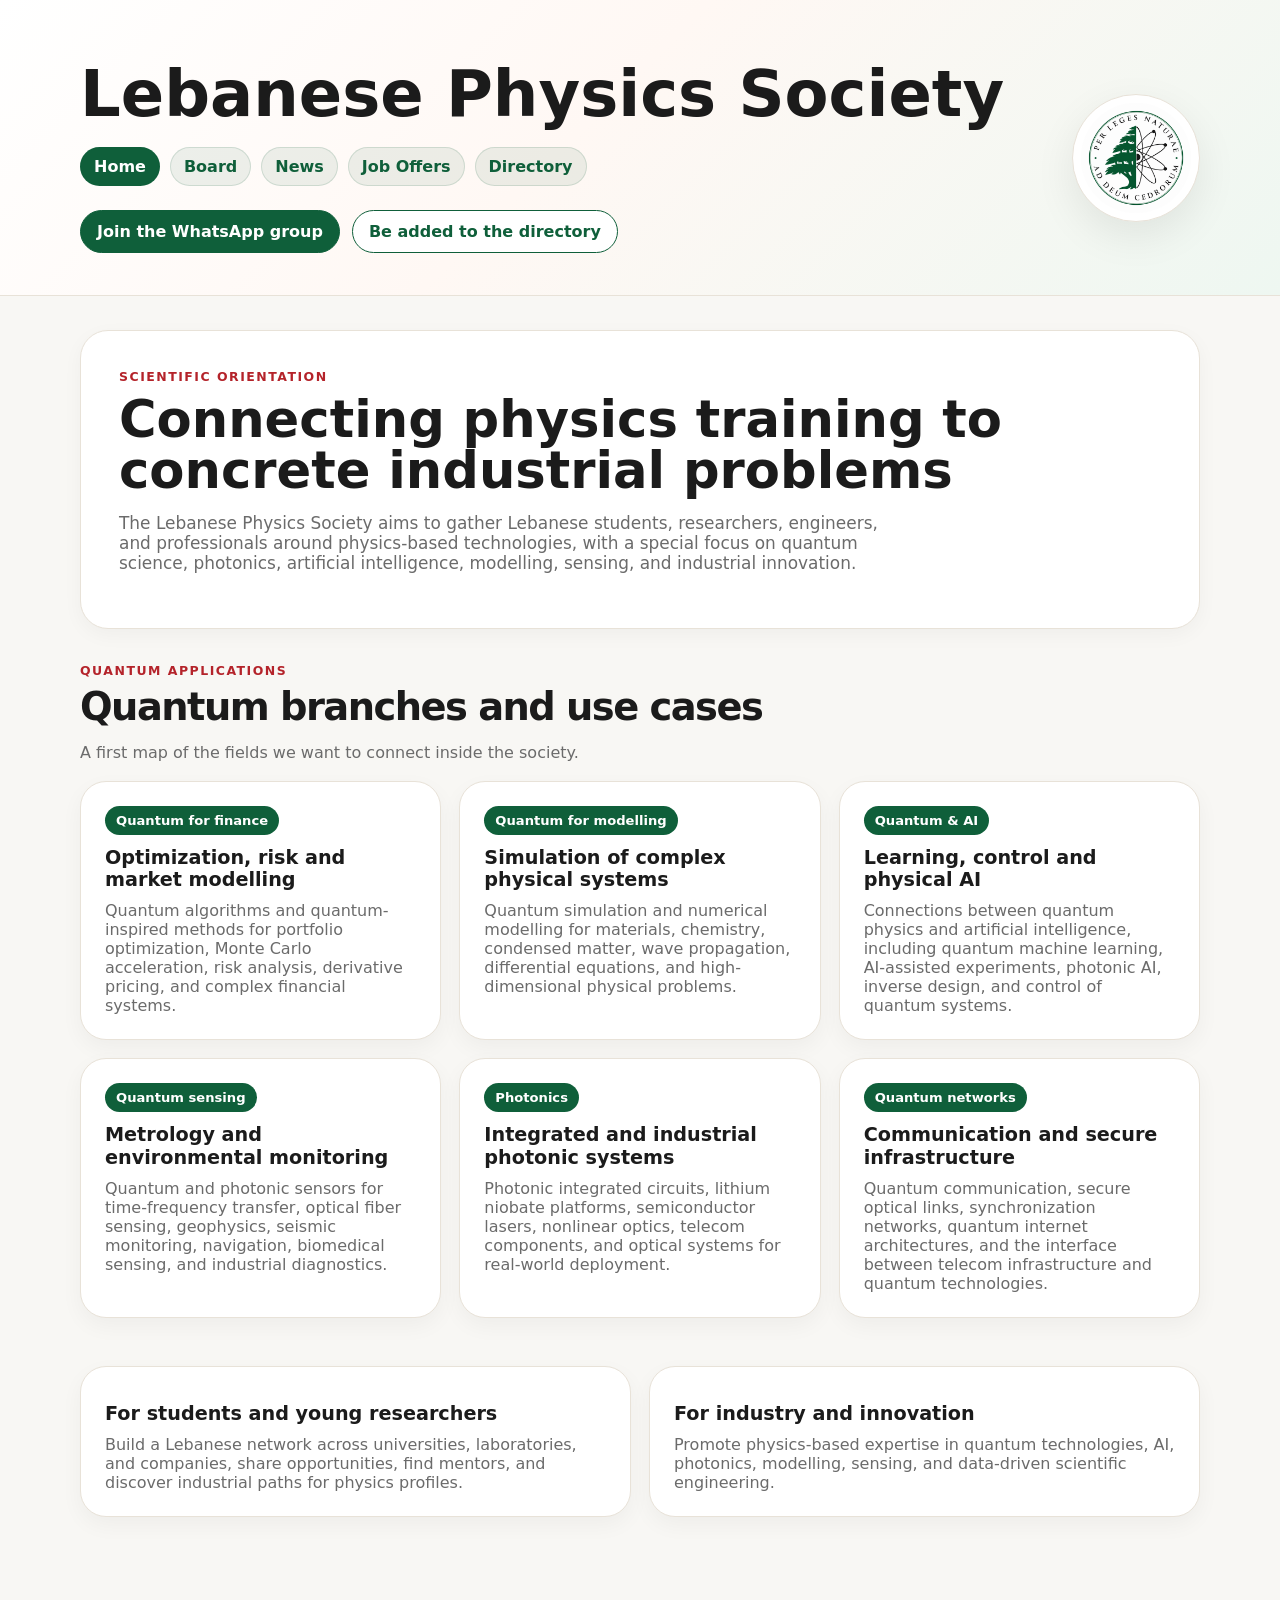
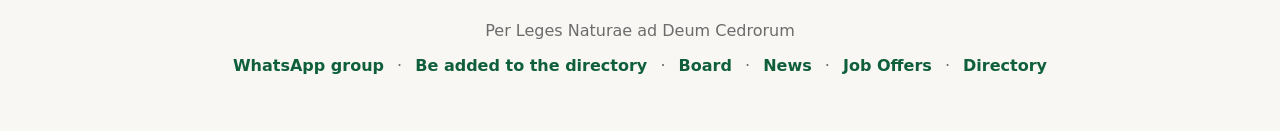
<file: index.html>
<!doctype html>
<html lang="en">
<head>
  <meta charset="utf-8" />
  <meta name="viewport" content="width=device-width, initial-scale=1" />
  <title>Lebanese Physics Society</title>
  <link rel="stylesheet" href="styles.css" />
</head>
<body>
  <header class="site-header">
    <div class="container header-inner">
      <div class="header-copy">
        <h1>Lebanese Physics Society</h1>
        <nav class="site-nav" aria-label="Main navigation">
          <a class="active" href="index.html">Home</a>
          <a href="board.html">Board</a>
          <a href="news.html">News</a>
          <a href="offers.html">Job Offers</a>
          <a href="directory.html">Directory</a>
        </nav>
        <div class="cta-row">
          <a id="whatsappLink" class="cta primary" href="#" target="_blank" rel="noopener">Join the WhatsApp group</a>
          <a id="memberFormLink" class="cta secondary" href="#" target="_blank" rel="noopener">Be added to the directory</a>
        </div>
      </div>
      <img class="site-logo" src="Logo.png" alt="Lebanese Physics Society logo" />
    </div>
  </header>

  <main class="container page-main">
    <section class="section-intro home-intro">
      <p class="eyebrow">Scientific orientation</p>
      <h2>Connecting physics training to concrete industrial problems</h2>
      <p>
        The Lebanese Physics Society aims to gather Lebanese students, researchers, engineers, and professionals around physics-based technologies, with a special focus on quantum science, photonics, artificial intelligence, modelling, sensing, and industrial innovation.
      </p>
    </section>

    <section class="home-section" aria-label="Quantum application branches">
      <div class="section-heading">
        <p class="eyebrow">Quantum applications</p>
        <h2>Quantum branches and use cases</h2>
        <p class="muted">A first map of the fields we want to connect inside the society.</p>
      </div>

      <div class="topic-grid">
        <a class="topic-card topic-link" href="quantum-finance.html">
          <span class="topic-tag">Quantum for finance</span>
          <h3>Optimization, risk and market modelling</h3>
          <p>
            Quantum algorithms and quantum-inspired methods for portfolio optimization, Monte Carlo acceleration, risk analysis, derivative pricing, and complex financial systems.
          </p>
        </a>

        <article class="topic-card">
          <span class="topic-tag">Quantum for modelling</span>
          <h3>Simulation of complex physical systems</h3>
          <p>
            Quantum simulation and numerical modelling for materials, chemistry, condensed matter, wave propagation, differential equations, and high-dimensional physical problems.
          </p>
        </article>

        <article class="topic-card">
          <span class="topic-tag">Quantum & AI</span>
          <h3>Learning, control and physical AI</h3>
          <p>
            Connections between quantum physics and artificial intelligence, including quantum machine learning, AI-assisted experiments, photonic AI, inverse design, and control of quantum systems.
          </p>
        </article>

        <article class="topic-card">
          <span class="topic-tag">Quantum sensing</span>
          <h3>Metrology and environmental monitoring</h3>
          <p>
            Quantum and photonic sensors for time-frequency transfer, optical fiber sensing, geophysics, seismic monitoring, navigation, biomedical sensing, and industrial diagnostics.
          </p>
        </article>

        <article class="topic-card">
          <span class="topic-tag">Photonics</span>
          <h3>Integrated and industrial photonic systems</h3>
          <p>
            Photonic integrated circuits, lithium niobate platforms, semiconductor lasers, nonlinear optics, telecom components, and optical systems for real-world deployment.
          </p>
        </article>

        <article class="topic-card">
          <span class="topic-tag">Quantum networks</span>
          <h3>Communication and secure infrastructure</h3>
          <p>
            Quantum communication, secure optical links, synchronization networks, quantum internet architectures, and the interface between telecom infrastructure and quantum technologies.
          </p>
        </article>
      </div>
    </section>

    <section class="home-section split-section" aria-label="Society priorities">
      <article class="priority-card">
        <h3>For students and young researchers</h3>
        <p>
          Build a Lebanese network across universities, laboratories, and companies, share opportunities, find mentors, and discover industrial paths for physics profiles.
        </p>
      </article>

      <article class="priority-card">
        <h3>For industry and innovation</h3>
        <p>
          Promote physics-based expertise in quantum technologies, AI, photonics, modelling, sensing, and data-driven scientific engineering.
        </p>
      </article>
    </section>
  </main>

  <footer class="container footer">
    <p>Per Leges Naturae ad Deum Cedrorum</p>
    <p class="footer-links">
      <a id="footerWhatsappLink" href="#" target="_blank" rel="noopener">WhatsApp group</a>
      <span>·</span>
      <a id="footerMemberFormLink" href="#" target="_blank" rel="noopener">Be added to the directory</a>
      <span>·</span>
      <a href="board.html">Board</a>
      <span>·</span>
      <a href="news.html">News</a>
      <span>·</span>
      <a href="offers.html">Job Offers</a>
      <span>·</span>
      <a href="directory.html">Directory</a>
    </p>
  </footer>

  <script src="config.js"></script>
  <script src="links.js"></script>
</body>
</html>
</file>
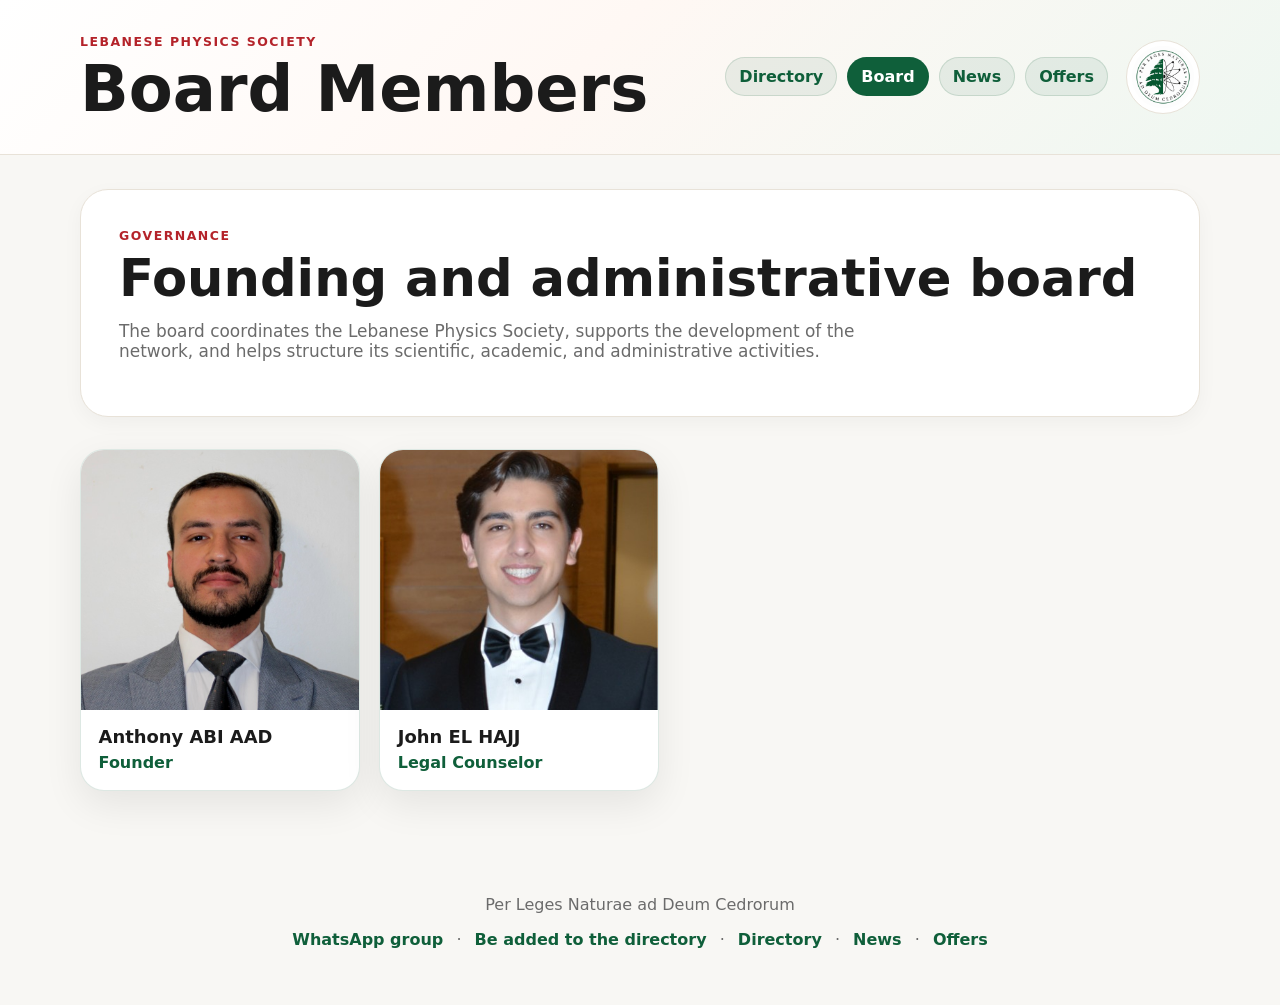
<file: board.html>
<!doctype html>
<html lang="en">
<head>
  <meta charset="utf-8" />
  <meta name="viewport" content="width=device-width, initial-scale=1" />
  <title>Board — Lebanese Physics Society</title>
  <link rel="stylesheet" href="styles.css" />
</head>
<body>
  <header class="site-header compact">
    <div class="container header-inner">
      <div>
        <p class="eyebrow">Lebanese Physics Society</p>
        <h1>Board Members</h1>
      </div>
      <div class="header-actions">
        <nav class="site-nav compact-nav" aria-label="Main navigation">
          <a href="index.html">Directory</a>
          <a class="active" href="board.html">Board</a>
          <a href="news.html">News</a>
          <a href="offers.html">Offers</a>
        </nav>
        <img class="site-logo compact-logo" src="Logo.png" alt="Lebanese Physics Society logo" />
      </div>
    </div>
  </header>

  <main class="container page-main">
    <section class="section-intro">
      <p class="eyebrow">Governance</p>
      <h2>Founding and administrative board</h2>
      <p>
        The board coordinates the Lebanese Physics Society, supports the development
        of the network, and helps structure its scientific, academic, and administrative activities.
      </p>
    </section>

    <section class="board-section" aria-label="Board members">
      <div class="board-grid">
        <article class="board-card">
          <img
            src="photos/anthony-abi-aad-git.jpg"
            alt="Anthony ABI AAD"
            class="board-photo"
          />
          <div class="board-info">
            <h3>Anthony ABI AAD</h3>
            <p>Founder</p>
          </div>
        </article>

        <article class="board-card">
          <img
            src="photos/john-el-hajj.jpg"
            alt="John EL HAJJ"
            class="board-photo"
          />
          <div class="board-info">
            <h3>John EL HAJJ</h3>
            <p>Legal Counselor</p>
          </div>
        </article>
      </div>
    </section>
  </main>

  <footer class="container footer">
    <p>Per Leges Naturae ad Deum Cedrorum</p>
    <p class="footer-links">
      <a id="footerWhatsappLink" href="#" target="_blank" rel="noopener">WhatsApp group</a>
      <span>·</span>
      <a id="footerMemberFormLink" href="#" target="_blank" rel="noopener">Be added to the directory</a>
      <span>·</span>
      <a href="index.html">Directory</a>
      <span>·</span>
      <a href="news.html">News</a>
      <span>·</span>
      <a href="offers.html">Offers</a>
    </p>
  </footer>

  <script src="config.js"></script>
  <script src="links.js"></script>
</body>
</html>
</file>
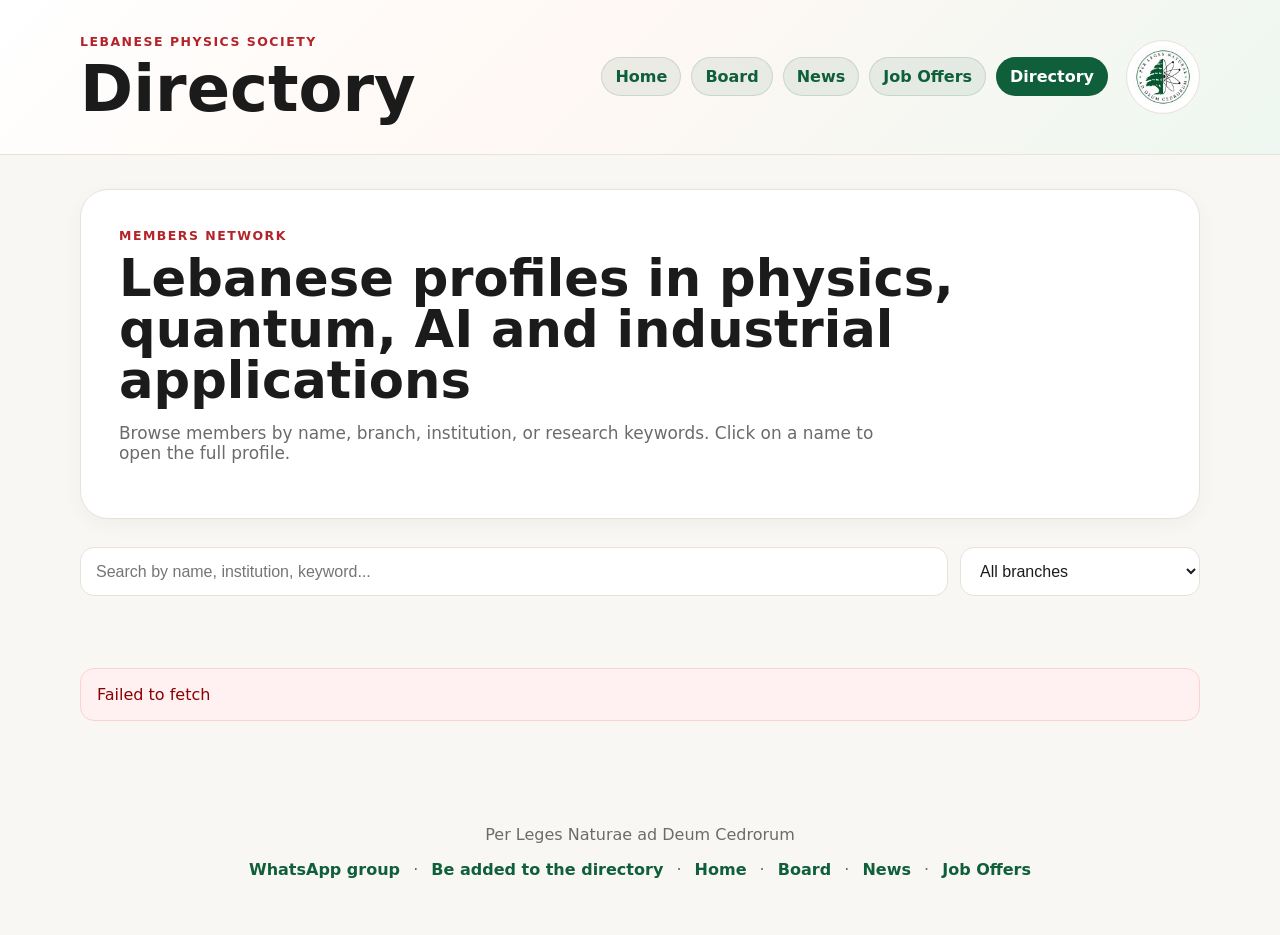
<file: directory.html>
<!doctype html>
<html lang="en">
<head>
  <meta charset="utf-8" />
  <meta name="viewport" content="width=device-width, initial-scale=1" />
  <title>Directory — Lebanese Physics Society</title>
  <link rel="stylesheet" href="styles.css" />
</head>
<body>
  <header class="site-header compact">
    <div class="container header-inner">
      <div>
        <p class="eyebrow">Lebanese Physics Society</p>
        <h1>Directory</h1>
      </div>
      <div class="header-actions">
        <nav class="site-nav compact-nav" aria-label="Main navigation">
          <a href="index.html">Home</a>
          <a href="board.html">Board</a>
          <a href="news.html">News</a>
          <a href="offers.html">Job Offers</a>
          <a class="active" href="directory.html">Directory</a>
        </nav>
        <img class="site-logo compact-logo" src="Logo.png" alt="Lebanese Physics Society logo" />
      </div>
    </div>
  </header>

  <main class="container page-main">
    <section class="section-intro directory-intro">
      <p class="eyebrow">Members network</p>
      <h2>Lebanese profiles in physics, quantum, AI and industrial applications</h2>
      <p>
        Browse members by name, branch, institution, or research keywords. Click on a name to open the full profile.
      </p>
    </section>

    <section class="controls" aria-label="Search and filters">
      <input id="searchInput" type="search" placeholder="Search by name, institution, keyword..." />
      <select id="fieldFilter">
        <option value="">All branches</option>
      </select>
    </section>

    <p id="count" class="count"></p>
    <section id="membersGrid" class="members-list" aria-label="Members list"></section>
    <p id="errorBox" class="error" hidden></p>
  </main>

  <footer class="container footer">
    <p>Per Leges Naturae ad Deum Cedrorum</p>
    <p class="footer-links">
      <a id="footerWhatsappLink" href="#" target="_blank" rel="noopener">WhatsApp group</a>
      <span>·</span>
      <a id="footerMemberFormLink" href="#" target="_blank" rel="noopener">Be added to the directory</a>
      <span>·</span>
      <a href="index.html">Home</a>
      <span>·</span>
      <a href="board.html">Board</a>
      <span>·</span>
      <a href="news.html">News</a>
      <span>·</span>
      <a href="offers.html">Job Offers</a>
    </p>
  </footer>

  <script src="config.js"></script>
  <script src="csv.js"></script>
  <script src="app.js"></script>
</body>
</html>
</file>
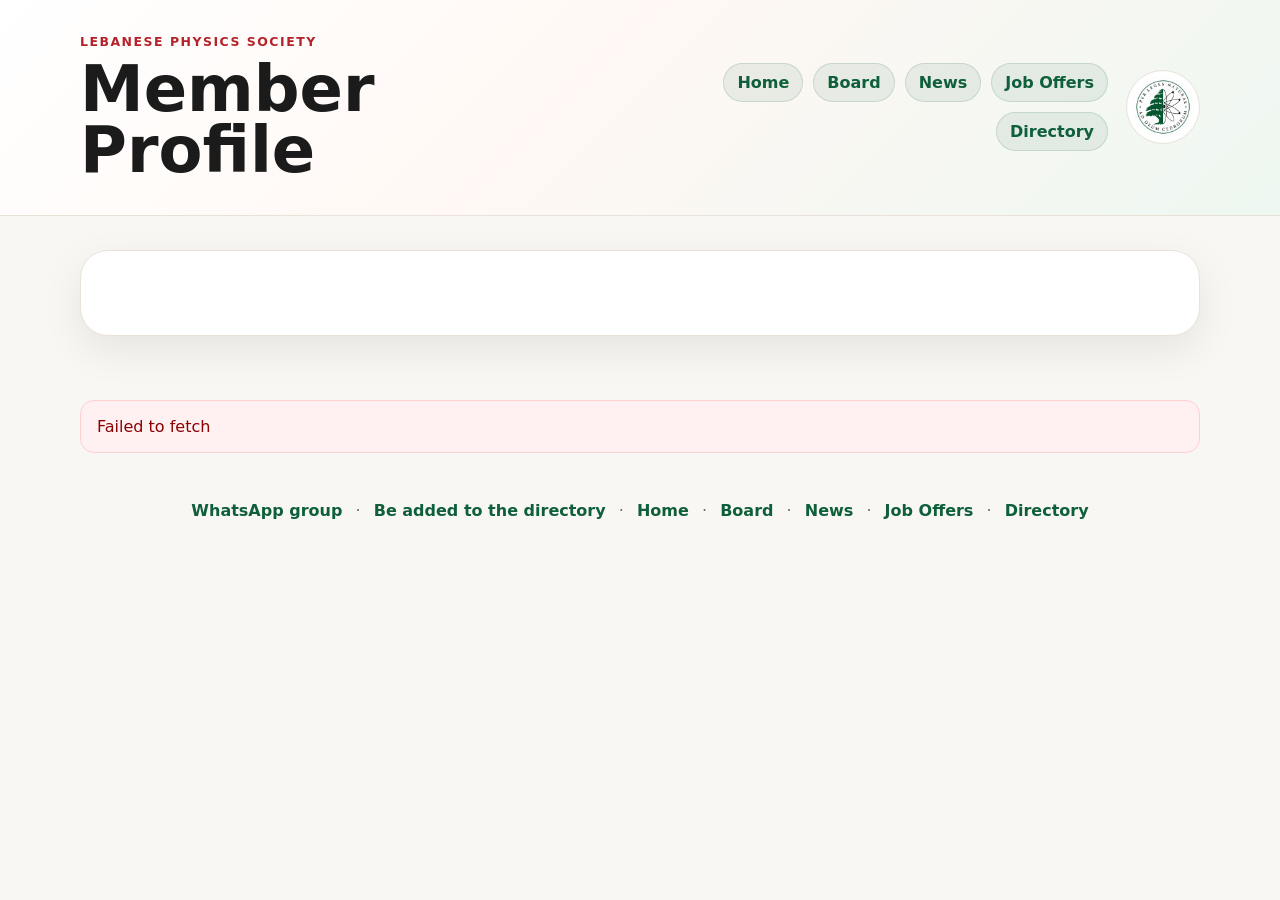
<file: member.html>
<!doctype html>
<html lang="en">
<head>
  <meta charset="utf-8" />
  <meta name="viewport" content="width=device-width, initial-scale=1" />
  <title>Member Profile — Lebanese Physics Society</title>
  <link rel="stylesheet" href="styles.css" />
</head>
<body>
  <header class="site-header compact">
    <div class="container header-inner">
      <div>
        <p class="eyebrow">Lebanese Physics Society</p>
        <h1 id="pageTitle">Member Profile</h1>
      </div>
      <div class="header-actions">
        <nav class="site-nav compact-nav" aria-label="Main navigation">
          <a href="index.html">Home</a>
          <a href="board.html">Board</a>
          <a href="news.html">News</a>
          <a href="offers.html">Job Offers</a>
          <a href="directory.html">Directory</a>
        </nav>
        <img class="site-logo compact-logo" src="Logo.png" alt="Lebanese Physics Society logo" />
      </div>
    </div>
  </header>

  <main class="container">
    <article id="profile" class="profile"></article>
    <p id="errorBox" class="error" hidden></p>
  </main>

  <footer class="container footer">
    <p class="footer-links">
      <a id="footerWhatsappLink" href="#" target="_blank" rel="noopener">WhatsApp group</a>
      <span>·</span>
      <a id="footerMemberFormLink" href="#" target="_blank" rel="noopener">Be added to the directory</a>
      <span>·</span>
      <a href="index.html">Home</a>
      <span>·</span>
      <a href="board.html">Board</a>
      <span>·</span>
      <a href="news.html">News</a>
      <span>·</span>
      <a href="offers.html">Job Offers</a>
      <span>·</span>
      <a href="directory.html">Directory</a>
    </p>
  </footer>

  <script src="config.js"></script>
  <script src="csv.js"></script>
  <script src="member.js"></script>
</body>
</html>
</file>
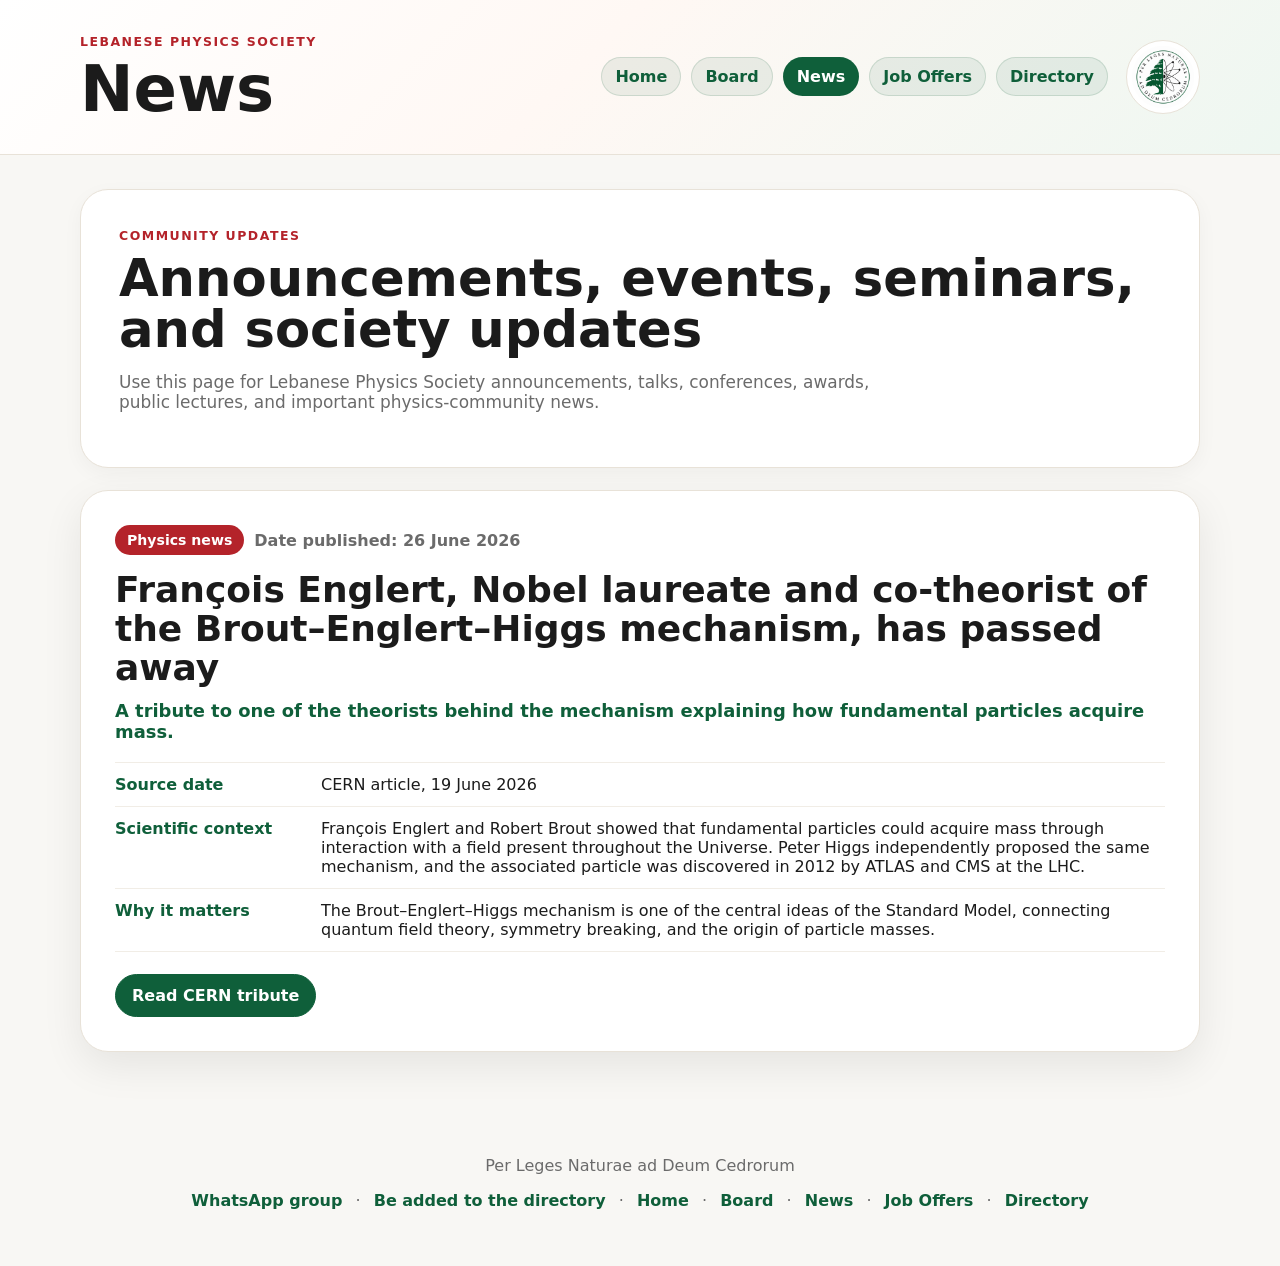
<file: news.html>
<!doctype html>
<html lang="en">
<head>
  <meta charset="utf-8" />
  <meta name="viewport" content="width=device-width, initial-scale=1" />
  <title>News — Lebanese Physics Society</title>
  <link rel="stylesheet" href="styles.css" />
</head>
<body>
  <header class="site-header compact">
    <div class="container header-inner">
      <div>
        <p class="eyebrow">Lebanese Physics Society</p>
        <h1>News</h1>
      </div>
      <div class="header-actions">
        <nav class="site-nav compact-nav" aria-label="Main navigation">
          <a href="index.html">Home</a>
          <a href="board.html">Board</a>
          <a class="active" href="news.html">News</a>
          <a href="offers.html">Job Offers</a>
          <a href="directory.html">Directory</a>
        </nav>
        <img class="site-logo compact-logo" src="Logo.png" alt="Lebanese Physics Society logo" />
      </div>
    </div>
  </header>

  <main class="container page-main">
    <section class="section-intro">
      <p class="eyebrow">Community updates</p>
      <h2>Announcements, events, seminars, and society updates</h2>
      <p>Use this page for Lebanese Physics Society announcements, talks, conferences, awards, public lectures, and important physics-community news.</p>
    </section>

    <section class="content-list" aria-label="News list">
      <article class="offer-card">
        <div class="offer-meta">
          <span class="pill">Physics news</span>
          <span class="date-published">Date published: 26 June 2026</span>
        </div>

        <h3>François Englert, Nobel laureate and co-theorist of the Brout–Englert–Higgs mechanism, has passed away</h3>

        <p class="offer-title">
          A tribute to one of the theorists behind the mechanism explaining how fundamental particles acquire mass.
        </p>

        <dl class="offer-details">
          <div>
            <dt>Source date</dt>
            <dd>CERN article, 19 June 2026</dd>
          </div>

          <div>
            <dt>Scientific context</dt>
            <dd>
              François Englert and Robert Brout showed that fundamental particles could acquire mass
              through interaction with a field present throughout the Universe. Peter Higgs independently
              proposed the same mechanism, and the associated particle was discovered in 2012 by ATLAS
              and CMS at the LHC.
            </dd>
          </div>

          <div>
            <dt>Why it matters</dt>
            <dd>
              The Brout–Englert–Higgs mechanism is one of the central ideas of the Standard Model,
              connecting quantum field theory, symmetry breaking, and the origin of particle masses.
            </dd>
          </div>
        </dl>

        <div class="offer-actions">
          <a
            class="cta primary"
            href="https://home.cern/fr/francois-englert-1932-2026/"
            target="_blank"
            rel="noopener"
          >
            Read CERN tribute
          </a>
        </div>
      </article>
    </section>
  </main>

  <footer class="container footer">
    <p>Per Leges Naturae ad Deum Cedrorum</p>
    <p class="footer-links">
      <a id="footerWhatsappLink" href="#" target="_blank" rel="noopener">WhatsApp group</a>
      <span>·</span>
      <a id="footerMemberFormLink" href="#" target="_blank" rel="noopener">Be added to the directory</a>
      <span>·</span>
      <a href="index.html">Home</a>
      <span>·</span>
      <a href="board.html">Board</a>
      <span>·</span>
      <a href="news.html">News</a>
      <span>·</span>
      <a href="offers.html">Job Offers</a>
      <span>·</span>
      <a href="directory.html">Directory</a>
    </p>
  </footer>

  <script src="config.js"></script>
  <script src="links.js"></script>
</body>
</html>
</file>
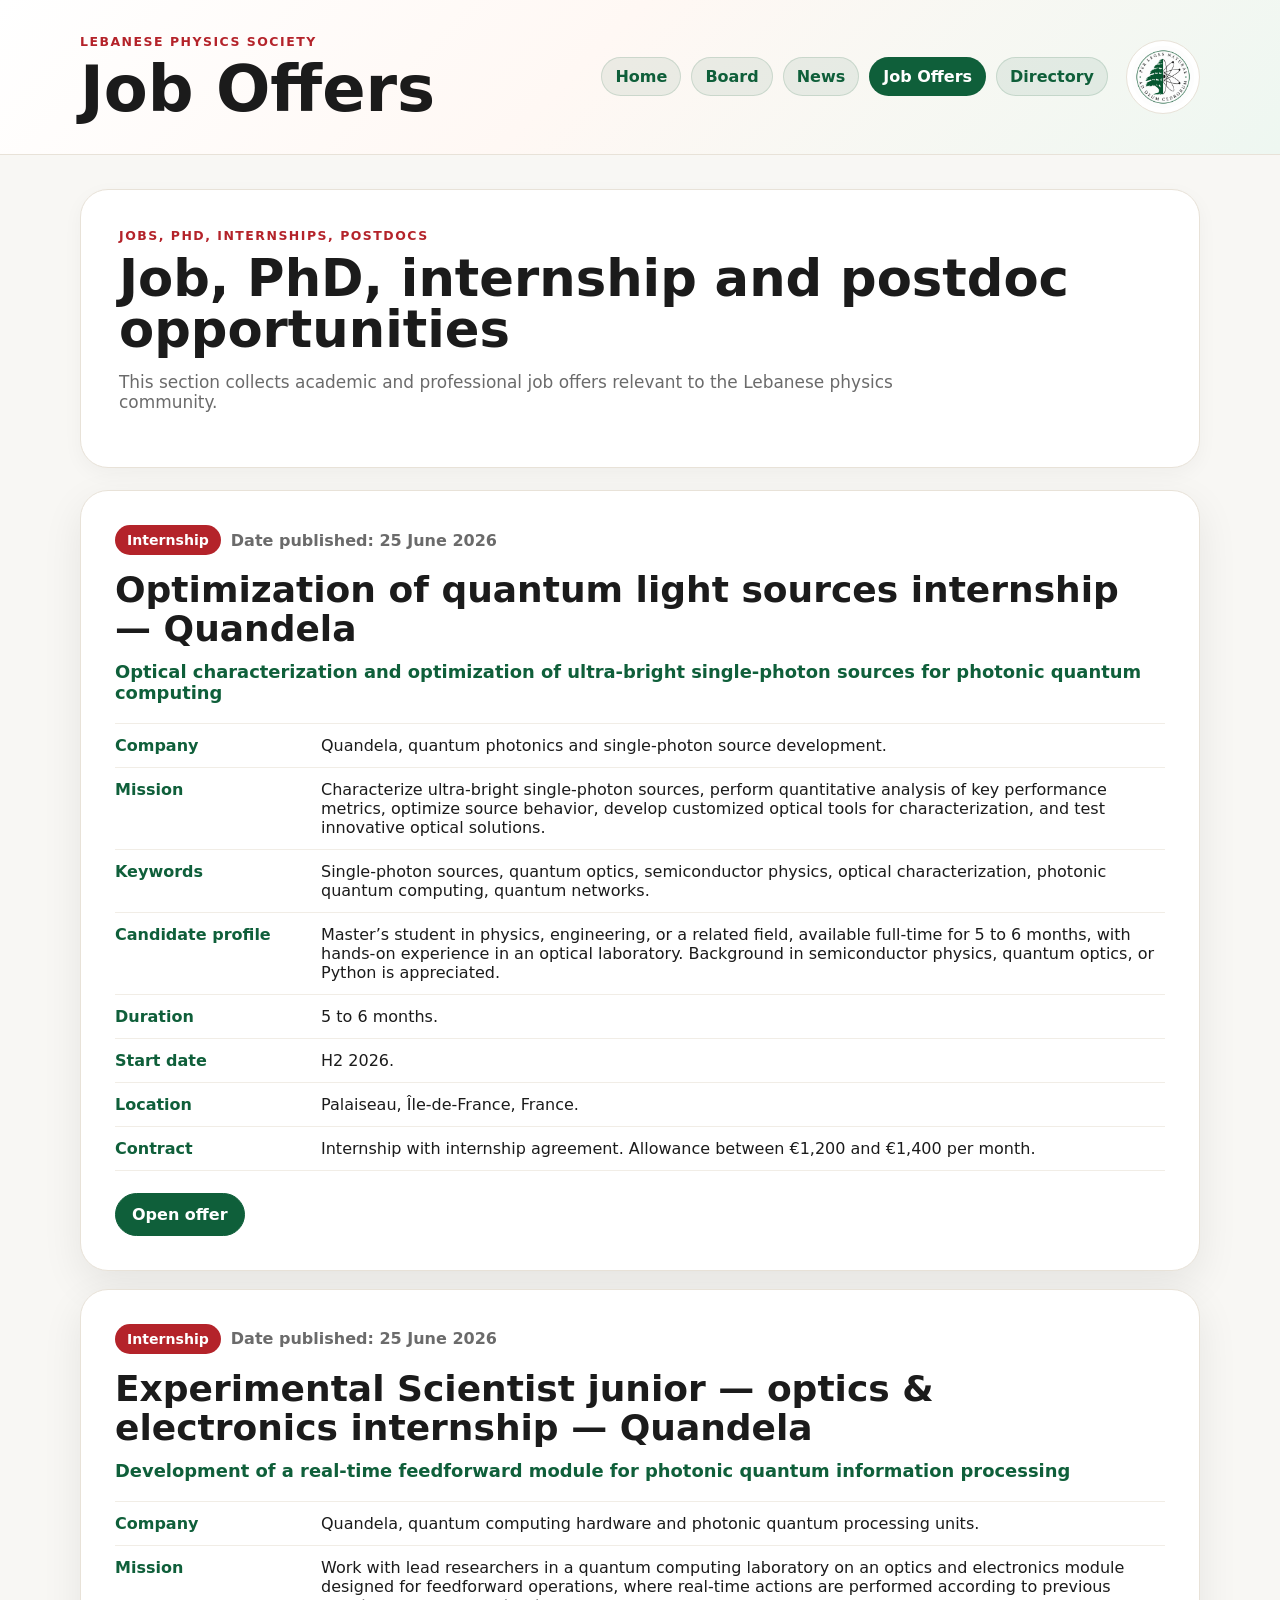
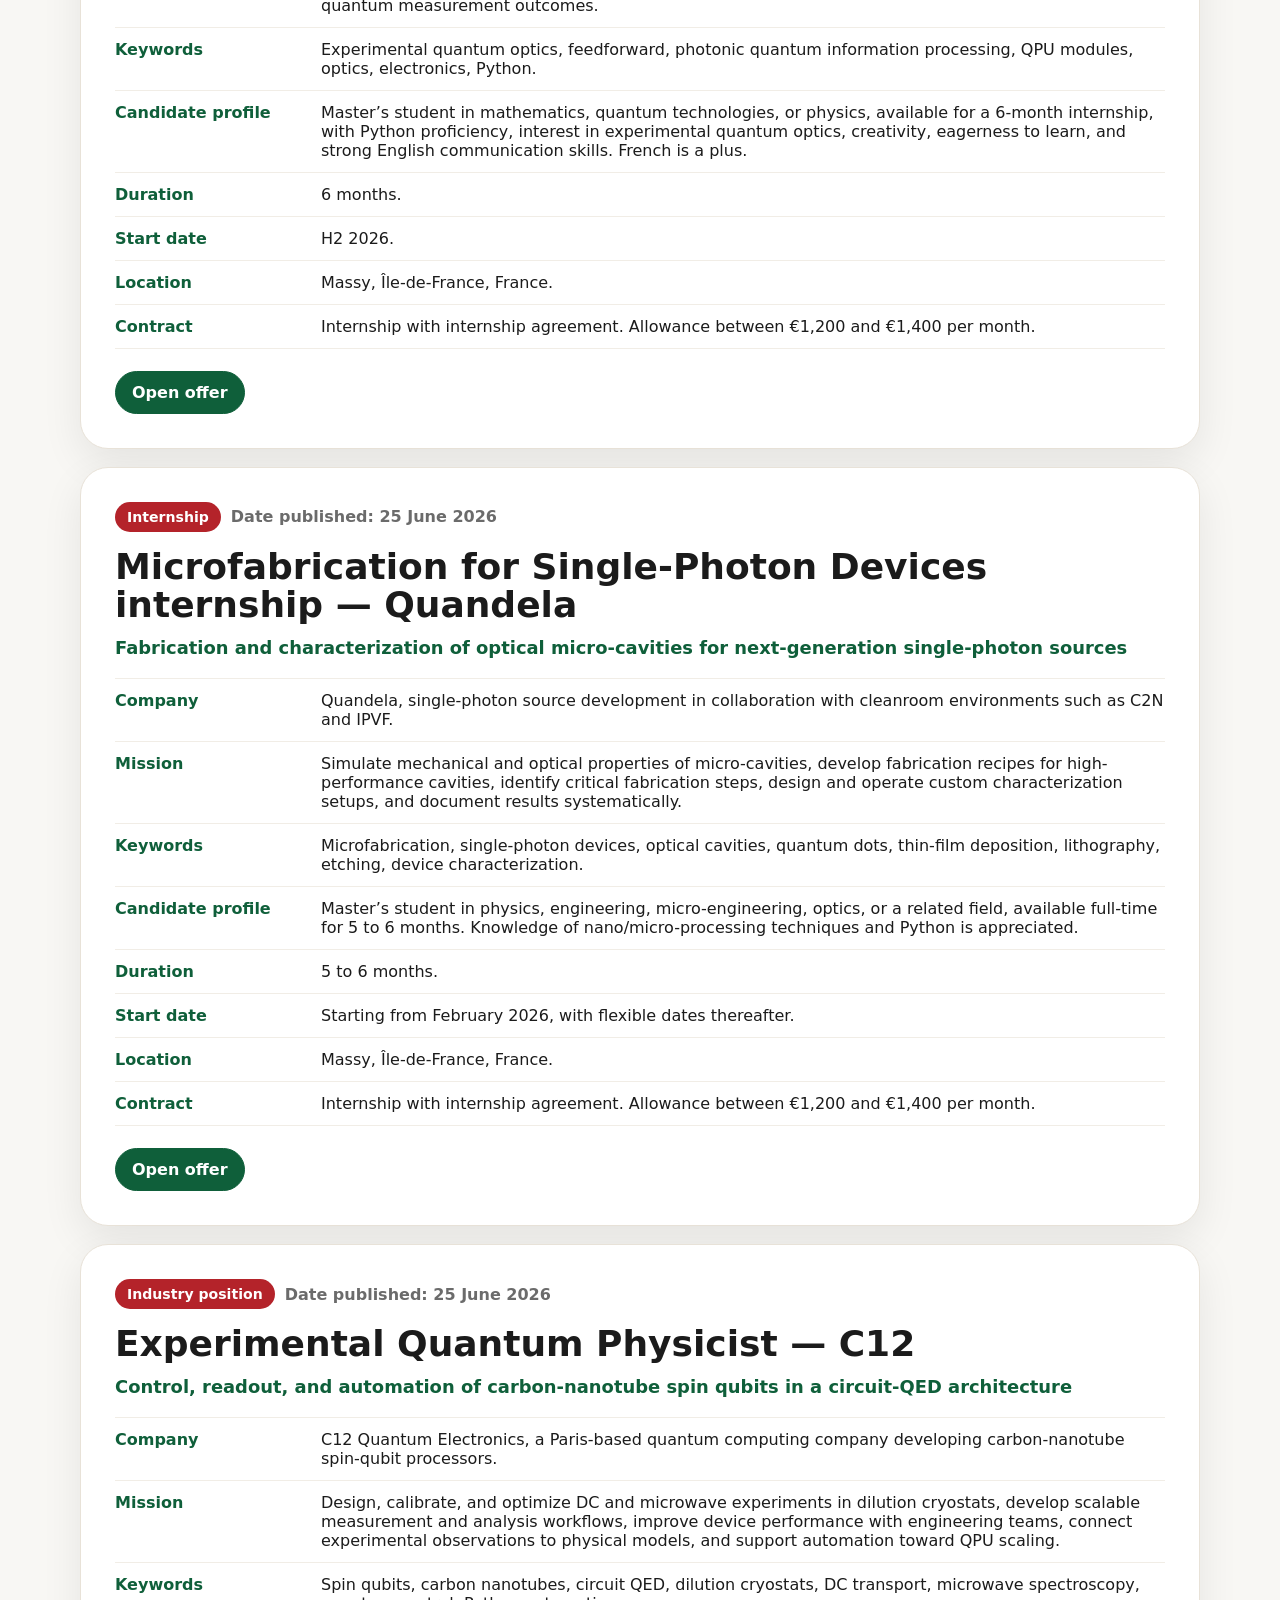
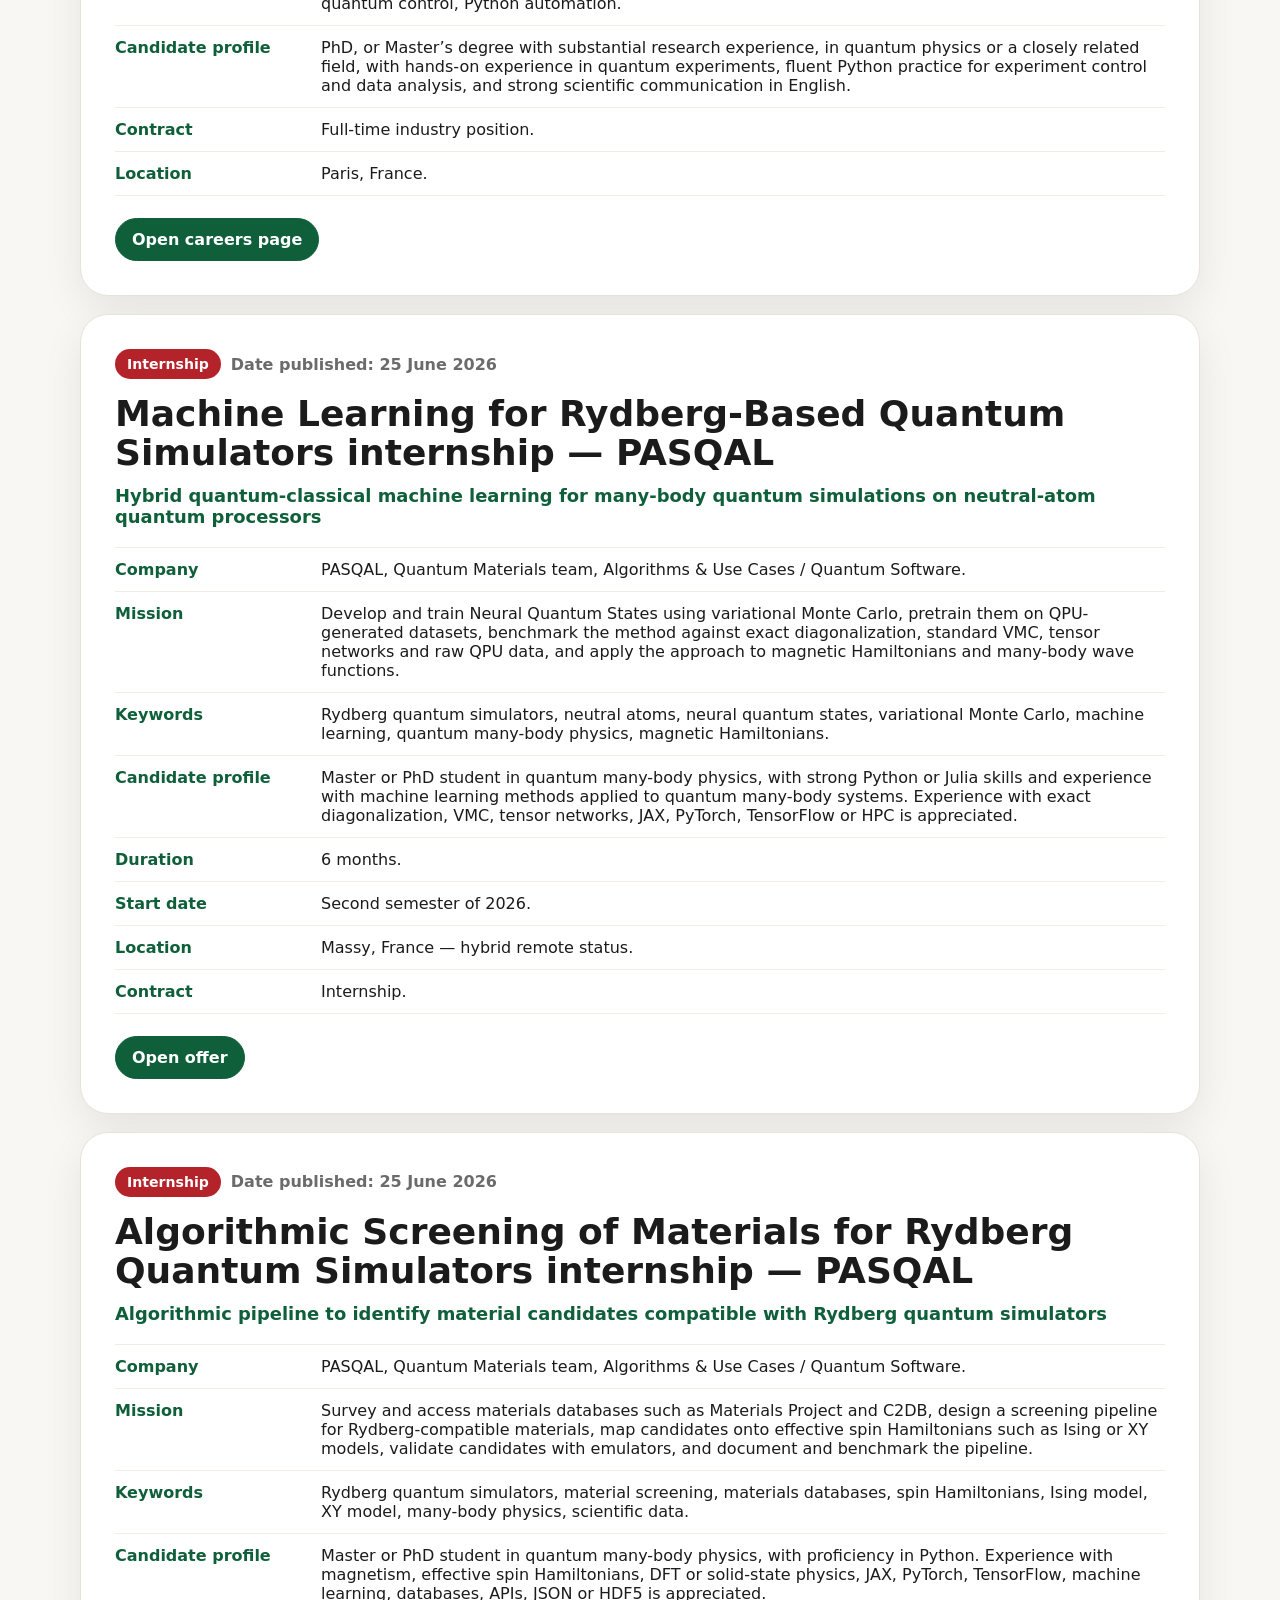
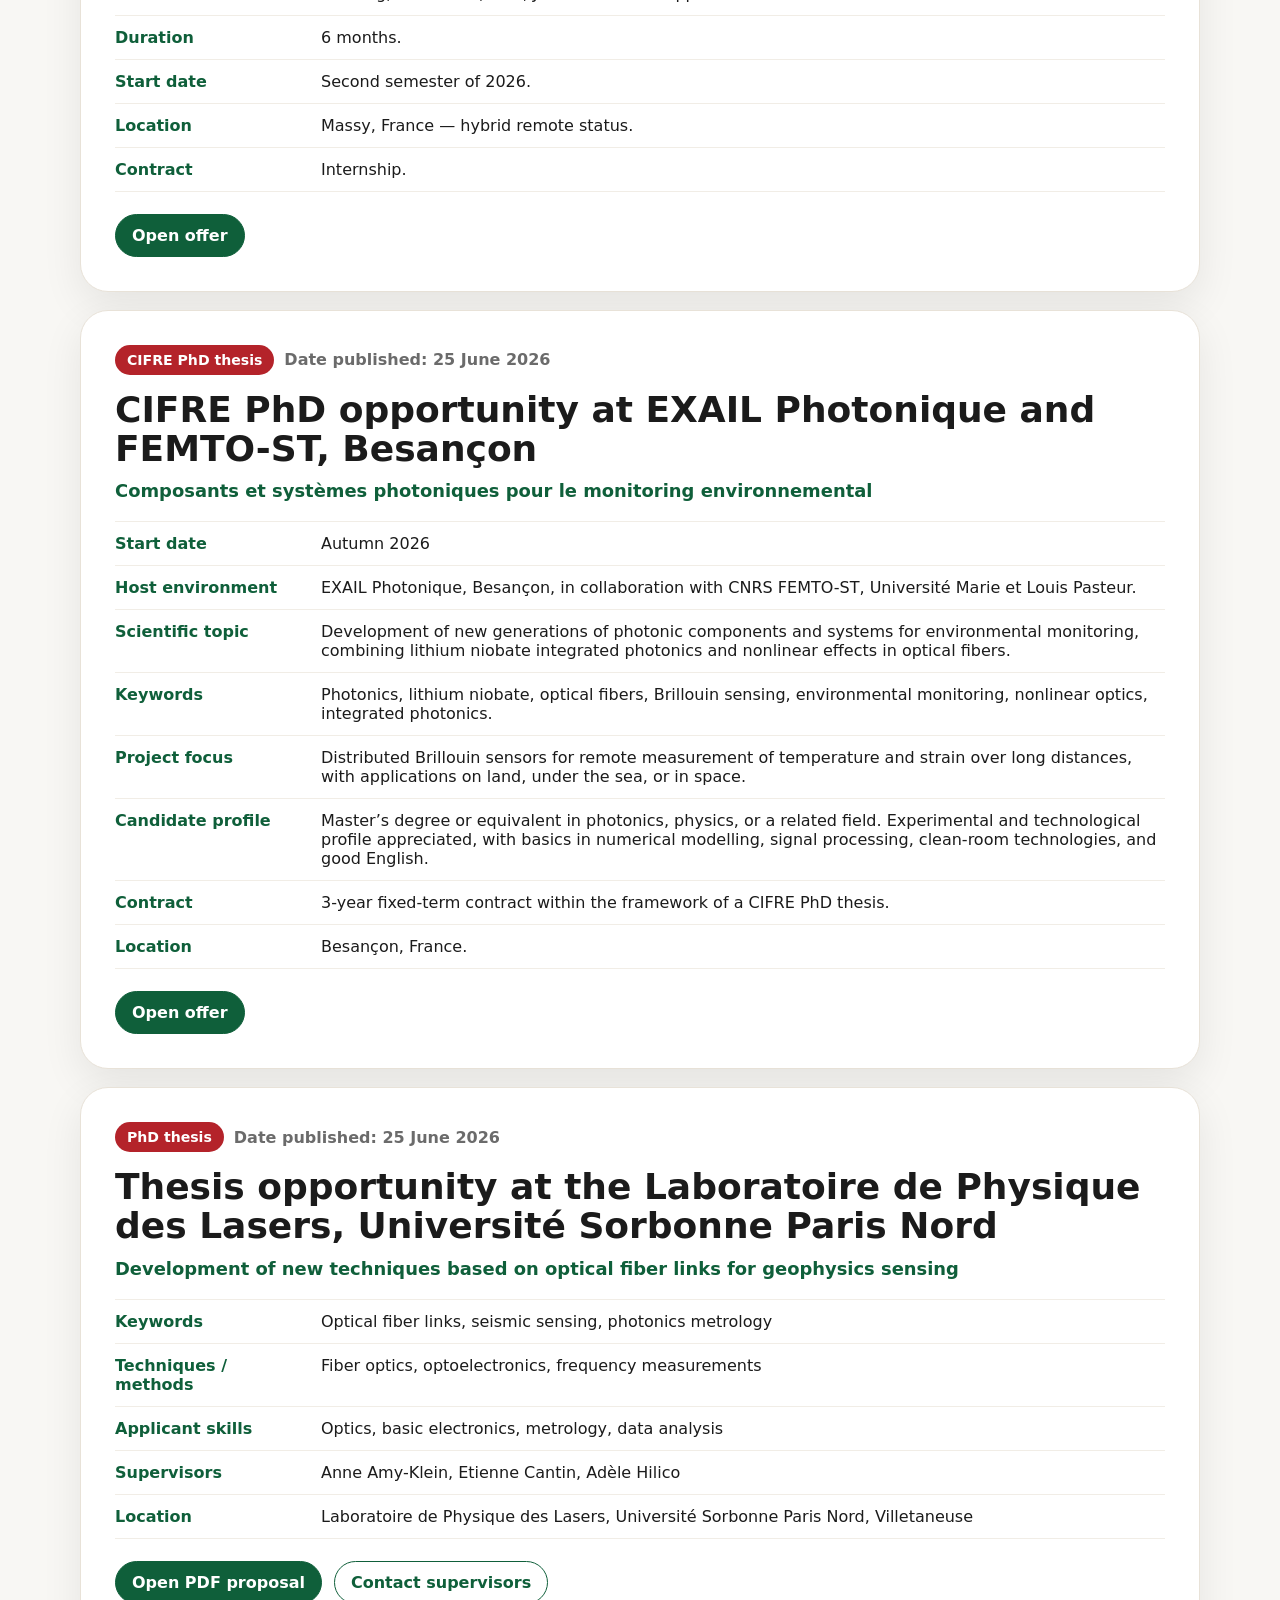
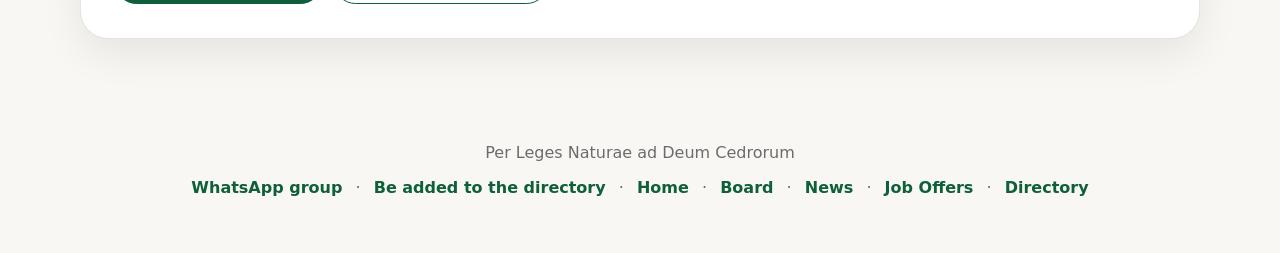
<file: offers.html>
<!doctype html>
<html lang="en">
<head>
  <meta charset="utf-8" />
  <meta name="viewport" content="width=device-width, initial-scale=1" />
  <title>Job Offers — Lebanese Physics Society</title>
  <link rel="stylesheet" href="styles.css" />
</head>
<body>
  <header class="site-header compact">
    <div class="container header-inner">
      <div>
        <p class="eyebrow">Lebanese Physics Society</p>
        <h1>Job Offers</h1>
      </div>
      <div class="header-actions">
        <nav class="site-nav compact-nav" aria-label="Main navigation">
          <a href="index.html">Home</a>
          <a href="board.html">Board</a>
          <a href="news.html">News</a>
          <a class="active" href="offers.html">Job Offers</a>
          <a href="directory.html">Directory</a>
        </nav>
        <img class="site-logo compact-logo" src="Logo.png" alt="Lebanese Physics Society logo" />
      </div>
    </div>
  </header>

  <main class="container page-main">
    <section class="section-intro">
      <p class="eyebrow">Jobs, PhD, internships, postdocs</p>
      <h2>Job, PhD, internship and postdoc opportunities</h2>
      <p>This section collects academic and professional job offers relevant to the Lebanese physics community.</p>
    </section>

    <section class="content-list" aria-label="Job offers list">
      <article class="offer-card">
        <div class="offer-meta">
          <span class="pill">Internship</span>
          <span class="date-published">Date published: 25 June 2026</span>
        </div>
        <h3>Optimization of quantum light sources internship — Quandela</h3>
        <p class="offer-title">Optical characterization and optimization of ultra-bright single-photon sources for photonic quantum computing</p>
        <dl class="offer-details">
          <div>
            <dt>Company</dt>
            <dd>Quandela, quantum photonics and single-photon source development.</dd>
          </div>
          <div>
            <dt>Mission</dt>
            <dd>Characterize ultra-bright single-photon sources, perform quantitative analysis of key performance metrics, optimize source behavior, develop customized optical tools for characterization, and test innovative optical solutions.</dd>
          </div>
          <div>
            <dt>Keywords</dt>
            <dd>Single-photon sources, quantum optics, semiconductor physics, optical characterization, photonic quantum computing, quantum networks.</dd>
          </div>
          <div>
            <dt>Candidate profile</dt>
            <dd>Master’s student in physics, engineering, or a related field, available full-time for 5 to 6 months, with hands-on experience in an optical laboratory. Background in semiconductor physics, quantum optics, or Python is appreciated.</dd>
          </div>
          <div>
            <dt>Duration</dt>
            <dd>5 to 6 months.</dd>
          </div>
          <div>
            <dt>Start date</dt>
            <dd>H2 2026.</dd>
          </div>
          <div>
            <dt>Location</dt>
            <dd>Palaiseau, Île-de-France, France.</dd>
          </div>
          <div>
            <dt>Contract</dt>
            <dd>Internship with internship agreement. Allowance between €1,200 and €1,400 per month.</dd>
          </div>
        </dl>
        <div class="offer-actions">
          <a class="cta primary" href="https://www.quandela.com/careers/" target="_blank" rel="noopener">Open offer</a>
        </div>
      </article>

      <article class="offer-card">
        <div class="offer-meta">
          <span class="pill">Internship</span>
          <span class="date-published">Date published: 25 June 2026</span>
        </div>
        <h3>Experimental Scientist junior — optics &amp; electronics internship — Quandela</h3>
        <p class="offer-title">Development of a real-time feedforward module for photonic quantum information processing</p>
        <dl class="offer-details">
          <div>
            <dt>Company</dt>
            <dd>Quandela, quantum computing hardware and photonic quantum processing units.</dd>
          </div>
          <div>
            <dt>Mission</dt>
            <dd>Work with lead researchers in a quantum computing laboratory on an optics and electronics module designed for feedforward operations, where real-time actions are performed according to previous quantum measurement outcomes.</dd>
          </div>
          <div>
            <dt>Keywords</dt>
            <dd>Experimental quantum optics, feedforward, photonic quantum information processing, QPU modules, optics, electronics, Python.</dd>
          </div>
          <div>
            <dt>Candidate profile</dt>
            <dd>Master’s student in mathematics, quantum technologies, or physics, available for a 6-month internship, with Python proficiency, interest in experimental quantum optics, creativity, eagerness to learn, and strong English communication skills. French is a plus.</dd>
          </div>
          <div>
            <dt>Duration</dt>
            <dd>6 months.</dd>
          </div>
          <div>
            <dt>Start date</dt>
            <dd>H2 2026.</dd>
          </div>
          <div>
            <dt>Location</dt>
            <dd>Massy, Île-de-France, France.</dd>
          </div>
          <div>
            <dt>Contract</dt>
            <dd>Internship with internship agreement. Allowance between €1,200 and €1,400 per month.</dd>
          </div>
        </dl>
        <div class="offer-actions">
          <a class="cta primary" href="https://www.quandela.com/careers/" target="_blank" rel="noopener">Open offer</a>
        </div>
      </article>

      <article class="offer-card">
        <div class="offer-meta">
          <span class="pill">Internship</span>
          <span class="date-published">Date published: 25 June 2026</span>
        </div>
        <h3>Microfabrication for Single-Photon Devices internship — Quandela</h3>
        <p class="offer-title">Fabrication and characterization of optical micro-cavities for next-generation single-photon sources</p>
        <dl class="offer-details">
          <div>
            <dt>Company</dt>
            <dd>Quandela, single-photon source development in collaboration with cleanroom environments such as C2N and IPVF.</dd>
          </div>
          <div>
            <dt>Mission</dt>
            <dd>Simulate mechanical and optical properties of micro-cavities, develop fabrication recipes for high-performance cavities, identify critical fabrication steps, design and operate custom characterization setups, and document results systematically.</dd>
          </div>
          <div>
            <dt>Keywords</dt>
            <dd>Microfabrication, single-photon devices, optical cavities, quantum dots, thin-film deposition, lithography, etching, device characterization.</dd>
          </div>
          <div>
            <dt>Candidate profile</dt>
            <dd>Master’s student in physics, engineering, micro-engineering, optics, or a related field, available full-time for 5 to 6 months. Knowledge of nano/micro-processing techniques and Python is appreciated.</dd>
          </div>
          <div>
            <dt>Duration</dt>
            <dd>5 to 6 months.</dd>
          </div>
          <div>
            <dt>Start date</dt>
            <dd>Starting from February 2026, with flexible dates thereafter.</dd>
          </div>
          <div>
            <dt>Location</dt>
            <dd>Massy, Île-de-France, France.</dd>
          </div>
          <div>
            <dt>Contract</dt>
            <dd>Internship with internship agreement. Allowance between €1,200 and €1,400 per month.</dd>
          </div>
        </dl>
        <div class="offer-actions">
          <a class="cta primary" href="https://www.quandela.com/careers/" target="_blank" rel="noopener">Open offer</a>
        </div>
      </article>

      <article class="offer-card">
        <div class="offer-meta">
          <span class="pill">Industry position</span>
          <span class="date-published">Date published: 25 June 2026</span>
        </div>
        <h3>Experimental Quantum Physicist — C12</h3>
        <p class="offer-title">Control, readout, and automation of carbon-nanotube spin qubits in a circuit-QED architecture</p>
        <dl class="offer-details">
          <div>
            <dt>Company</dt>
            <dd>C12 Quantum Electronics, a Paris-based quantum computing company developing carbon-nanotube spin-qubit processors.</dd>
          </div>
          <div>
            <dt>Mission</dt>
            <dd>Design, calibrate, and optimize DC and microwave experiments in dilution cryostats, develop scalable measurement and analysis workflows, improve device performance with engineering teams, connect experimental observations to physical models, and support automation toward QPU scaling.</dd>
          </div>
          <div>
            <dt>Keywords</dt>
            <dd>Spin qubits, carbon nanotubes, circuit QED, dilution cryostats, DC transport, microwave spectroscopy, quantum control, Python automation.</dd>
          </div>
          <div>
            <dt>Candidate profile</dt>
            <dd>PhD, or Master’s degree with substantial research experience, in quantum physics or a closely related field, with hands-on experience in quantum experiments, fluent Python practice for experiment control and data analysis, and strong scientific communication in English.</dd>
          </div>
          <div>
            <dt>Contract</dt>
            <dd>Full-time industry position.</dd>
          </div>
          <div>
            <dt>Location</dt>
            <dd>Paris, France.</dd>
          </div>
        </dl>
        <div class="offer-actions">
          <a class="cta primary" href="https://www.c12qe.com/careers" target="_blank" rel="noopener">Open careers page</a>
        </div>
      </article>

      <article class="offer-card">
        <div class="offer-meta">
          <span class="pill">Internship</span>
          <span class="date-published">Date published: 25 June 2026</span>
        </div>
        <h3>Machine Learning for Rydberg-Based Quantum Simulators internship — PASQAL</h3>
        <p class="offer-title">Hybrid quantum-classical machine learning for many-body quantum simulations on neutral-atom quantum processors</p>
        <dl class="offer-details">
          <div>
            <dt>Company</dt>
            <dd>PASQAL, Quantum Materials team, Algorithms &amp; Use Cases / Quantum Software.</dd>
          </div>
          <div>
            <dt>Mission</dt>
            <dd>Develop and train Neural Quantum States using variational Monte Carlo, pretrain them on QPU-generated datasets, benchmark the method against exact diagonalization, standard VMC, tensor networks and raw QPU data, and apply the approach to magnetic Hamiltonians and many-body wave functions.</dd>
          </div>
          <div>
            <dt>Keywords</dt>
            <dd>Rydberg quantum simulators, neutral atoms, neural quantum states, variational Monte Carlo, machine learning, quantum many-body physics, magnetic Hamiltonians.</dd>
          </div>
          <div>
            <dt>Candidate profile</dt>
            <dd>Master or PhD student in quantum many-body physics, with strong Python or Julia skills and experience with machine learning methods applied to quantum many-body systems. Experience with exact diagonalization, VMC, tensor networks, JAX, PyTorch, TensorFlow or HPC is appreciated.</dd>
          </div>
          <div>
            <dt>Duration</dt>
            <dd>6 months.</dd>
          </div>
          <div>
            <dt>Start date</dt>
            <dd>Second semester of 2026.</dd>
          </div>
          <div>
            <dt>Location</dt>
            <dd>Massy, France — hybrid remote status.</dd>
          </div>
          <div>
            <dt>Contract</dt>
            <dd>Internship.</dd>
          </div>
        </dl>
        <div class="offer-actions">
          <a class="cta primary" href="https://www.pasqal.com/careers/" target="_blank" rel="noopener">Open offer</a>
        </div>
      </article>

      <article class="offer-card">
        <div class="offer-meta">
          <span class="pill">Internship</span>
          <span class="date-published">Date published: 25 June 2026</span>
        </div>
        <h3>Algorithmic Screening of Materials for Rydberg Quantum Simulators internship — PASQAL</h3>
        <p class="offer-title">Algorithmic pipeline to identify material candidates compatible with Rydberg quantum simulators</p>
        <dl class="offer-details">
          <div>
            <dt>Company</dt>
            <dd>PASQAL, Quantum Materials team, Algorithms &amp; Use Cases / Quantum Software.</dd>
          </div>
          <div>
            <dt>Mission</dt>
            <dd>Survey and access materials databases such as Materials Project and C2DB, design a screening pipeline for Rydberg-compatible materials, map candidates onto effective spin Hamiltonians such as Ising or XY models, validate candidates with emulators, and document and benchmark the pipeline.</dd>
          </div>
          <div>
            <dt>Keywords</dt>
            <dd>Rydberg quantum simulators, material screening, materials databases, spin Hamiltonians, Ising model, XY model, many-body physics, scientific data.</dd>
          </div>
          <div>
            <dt>Candidate profile</dt>
            <dd>Master or PhD student in quantum many-body physics, with proficiency in Python. Experience with magnetism, effective spin Hamiltonians, DFT or solid-state physics, JAX, PyTorch, TensorFlow, machine learning, databases, APIs, JSON or HDF5 is appreciated.</dd>
          </div>
          <div>
            <dt>Duration</dt>
            <dd>6 months.</dd>
          </div>
          <div>
            <dt>Start date</dt>
            <dd>Second semester of 2026.</dd>
          </div>
          <div>
            <dt>Location</dt>
            <dd>Massy, France — hybrid remote status.</dd>
          </div>
          <div>
            <dt>Contract</dt>
            <dd>Internship.</dd>
          </div>
        </dl>
        <div class="offer-actions">
          <a class="cta primary" href="https://www.pasqal.com/careers/" target="_blank" rel="noopener">Open offer</a>
        </div>
      </article>

      <article class="offer-card">
        <div class="offer-meta">
          <span class="pill">CIFRE PhD thesis</span>
          <span class="date-published">Date published: 25 June 2026</span>
        </div>
        <h3>CIFRE PhD opportunity at EXAIL Photonique and FEMTO-ST, Besançon</h3>
        <p class="offer-title">Composants et systèmes photoniques pour le monitoring environnemental</p>
        <dl class="offer-details">
          <div>
            <dt>Start date</dt>
            <dd>Autumn 2026</dd>
          </div>
          <div>
            <dt>Host environment</dt>
            <dd>EXAIL Photonique, Besançon, in collaboration with CNRS FEMTO-ST, Université Marie et Louis Pasteur.</dd>
          </div>
          <div>
            <dt>Scientific topic</dt>
            <dd>Development of new generations of photonic components and systems for environmental monitoring, combining lithium niobate integrated photonics and nonlinear effects in optical fibers.</dd>
          </div>
          <div>
            <dt>Keywords</dt>
            <dd>Photonics, lithium niobate, optical fibers, Brillouin sensing, environmental monitoring, nonlinear optics, integrated photonics.</dd>
          </div>
          <div>
            <dt>Project focus</dt>
            <dd>Distributed Brillouin sensors for remote measurement of temperature and strain over long distances, with applications on land, under the sea, or in space.</dd>
          </div>
          <div>
            <dt>Candidate profile</dt>
            <dd>Master’s degree or equivalent in photonics, physics, or a related field. Experimental and technological profile appreciated, with basics in numerical modelling, signal processing, clean-room technologies, and good English.</dd>
          </div>
          <div>
            <dt>Contract</dt>
            <dd>3-year fixed-term contract within the framework of a CIFRE PhD thesis.</dd>
          </div>
          <div>
            <dt>Location</dt>
            <dd>Besançon, France.</dd>
          </div>
        </dl>
        <div class="offer-actions">
          <a class="cta primary" href="https://jobs.exail.com/fr/annonce/4430885-cifre-composants-et-systemes-photoniques-pour-le-monitoring-environnemental-hf-25000-besancon" target="_blank" rel="noopener">Open offer</a>
        </div>
      </article>

      <article class="offer-card">
        <div class="offer-meta">
          <span class="pill">PhD thesis</span>
          <span class="date-published">Date published: 25 June 2026</span>
        </div>
        <h3>Thesis opportunity at the Laboratoire de Physique des Lasers, Université Sorbonne Paris Nord</h3>
        <p class="offer-title">Development of new techniques based on optical fiber links for geophysics sensing</p>
        <dl class="offer-details">
          <div>
            <dt>Keywords</dt>
            <dd>Optical fiber links, seismic sensing, photonics metrology</dd>
          </div>
          <div>
            <dt>Techniques / methods</dt>
            <dd>Fiber optics, optoelectronics, frequency measurements</dd>
          </div>
          <div>
            <dt>Applicant skills</dt>
            <dd>Optics, basic electronics, metrology, data analysis</dd>
          </div>
          <div>
            <dt>Supervisors</dt>
            <dd>Anne Amy-Klein, Etienne Cantin, Adèle Hilico</dd>
          </div>
          <div>
            <dt>Location</dt>
            <dd>Laboratoire de Physique des Lasers, Université Sorbonne Paris Nord, Villetaneuse</dd>
          </div>
        </dl>
        <div class="offer-actions">
          <a class="cta primary" href="phd-thesis-lpl-optical-fiber-geophysics.pdf" target="_blank" rel="noopener">Open PDF proposal</a>
          <a class="cta secondary" href="mailto:amy@univ-paris13.fr,etienne.cantin@univ-paris13.fr,adele.hilico@univ-paris13.fr">Contact supervisors</a>
        </div>
      </article>
    </section>
  </main>

  <footer class="container footer">
    <p>Per Leges Naturae ad Deum Cedrorum</p>
    <p class="footer-links">
      <a id="footerWhatsappLink" href="#" target="_blank" rel="noopener">WhatsApp group</a>
      <span>·</span>
      <a id="footerMemberFormLink" href="#" target="_blank" rel="noopener">Be added to the directory</a>
      <span>·</span>
      <a href="index.html">Home</a>
      <span>·</span>
      <a href="board.html">Board</a>
      <span>·</span>
      <a href="news.html">News</a>
      <span>·</span>
      <a href="offers.html">Job Offers</a>
      <span>·</span>
      <a href="directory.html">Directory</a>
    </p>
  </footer>

  <script src="config.js"></script>
  <script src="links.js"></script>
</body>
</html>
</file>
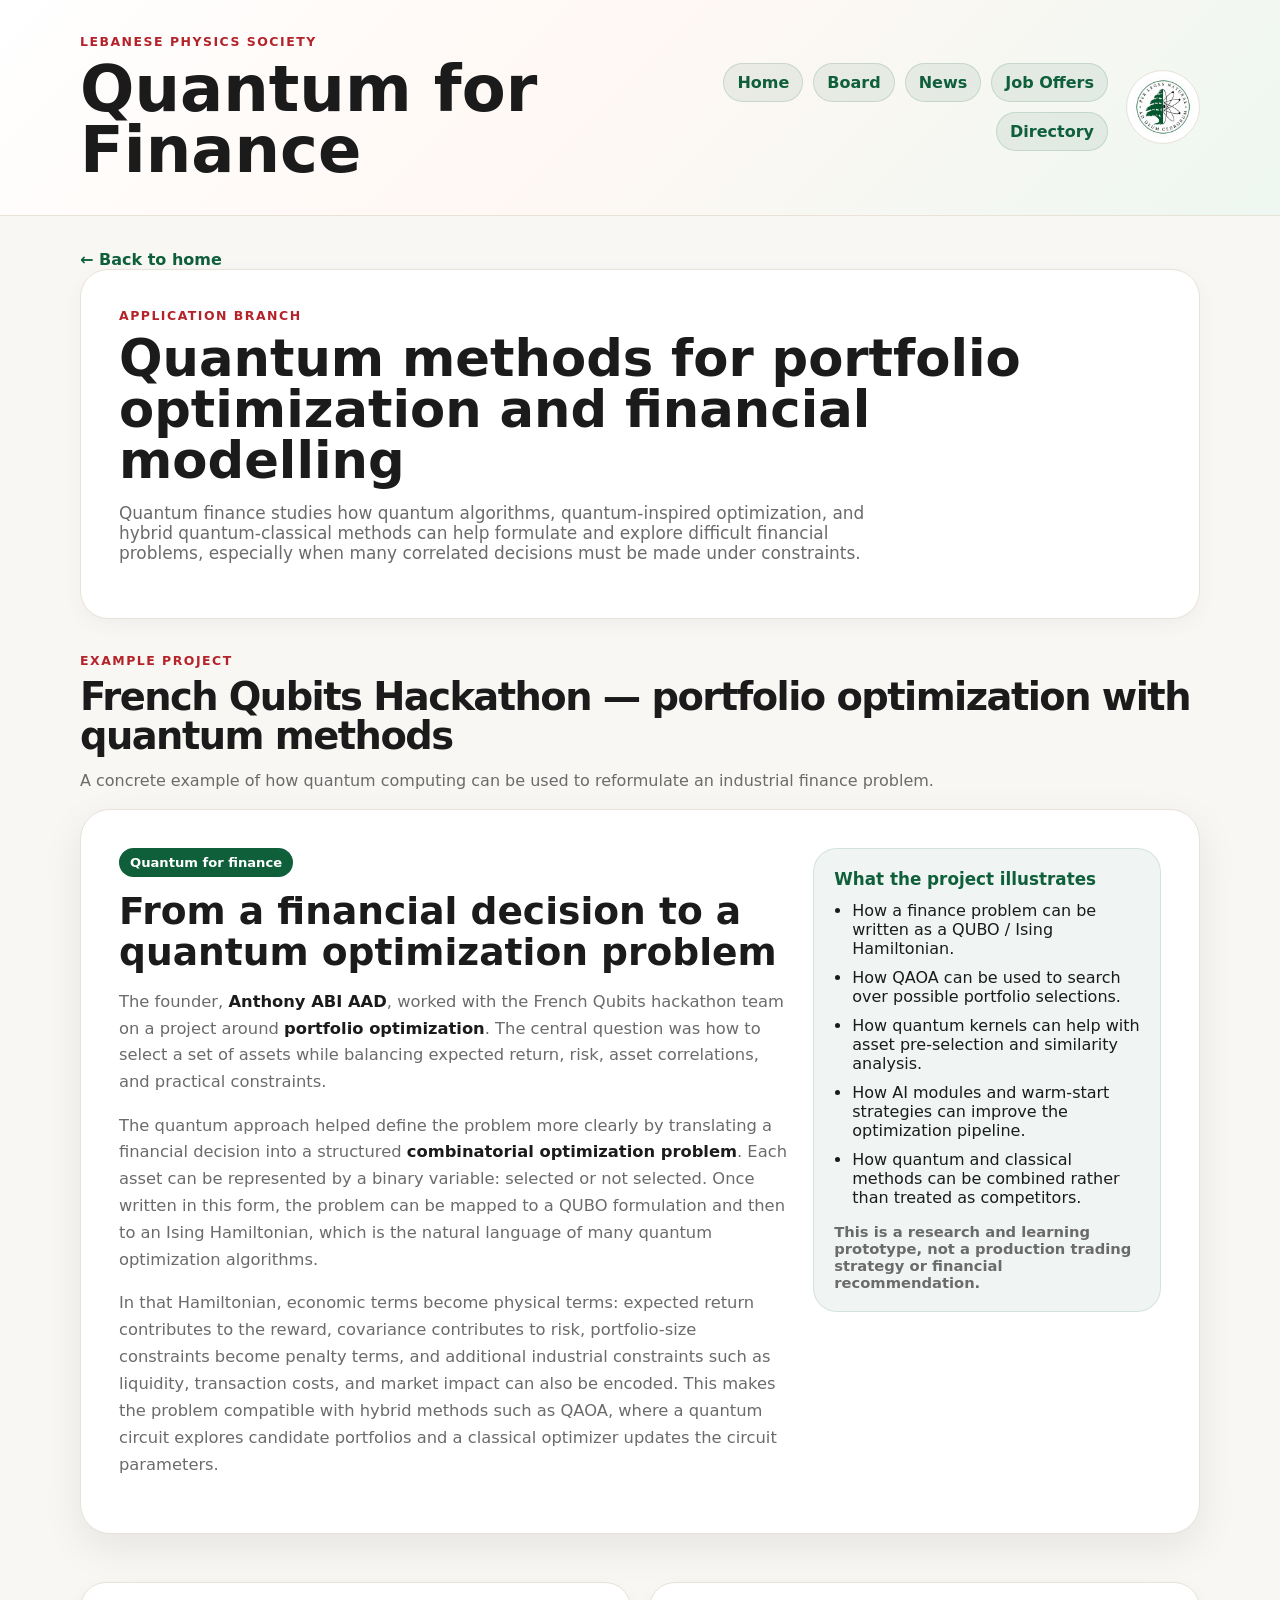
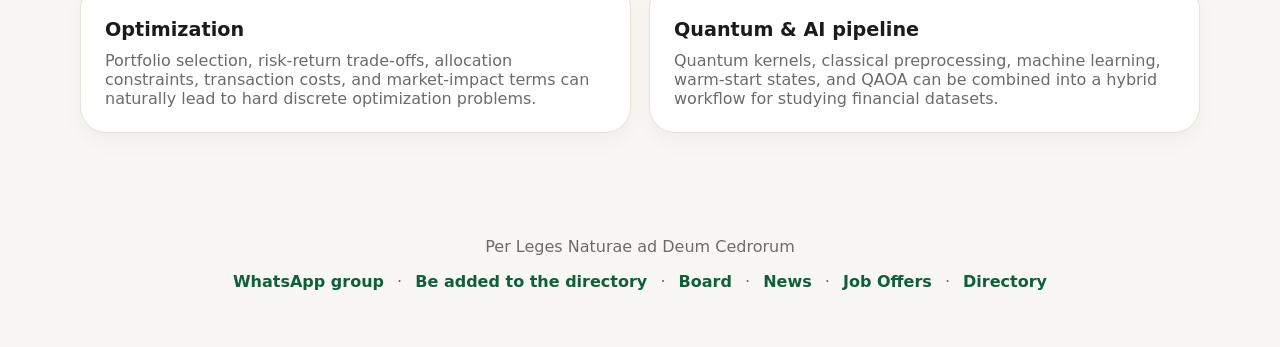
<file: quantum-finance.html>
<!doctype html>
<html lang="en">
<head>
  <meta charset="utf-8" />
  <meta name="viewport" content="width=device-width, initial-scale=1" />
  <title>Quantum for Finance — Lebanese Physics Society</title>
  <link rel="stylesheet" href="styles.css" />
</head>
<body>
  <header class="site-header compact">
    <div class="container header-inner">
      <div>
        <p class="eyebrow">Lebanese Physics Society</p>
        <h1>Quantum for Finance</h1>
      </div>
      <div class="header-actions">
        <nav class="site-nav compact-nav" aria-label="Main navigation">
          <a href="index.html">Home</a>
          <a href="board.html">Board</a>
          <a href="news.html">News</a>
          <a href="offers.html">Job Offers</a>
          <a href="directory.html">Directory</a>
        </nav>
        <img class="site-logo compact-logo" src="Logo.png" alt="Lebanese Physics Society logo" />
      </div>
    </div>
  </header>

  <main class="container page-main">
    <a class="back-link" href="index.html">← Back to home</a>

    <section class="section-intro">
      <p class="eyebrow">Application branch</p>
      <h2>Quantum methods for portfolio optimization and financial modelling</h2>
      <p>
        Quantum finance studies how quantum algorithms, quantum-inspired optimization, and hybrid quantum-classical methods can help formulate and explore difficult financial problems, especially when many correlated decisions must be made under constraints.
      </p>
    </section>

    <section class="home-section project-spotlight" aria-label="French Qubits hackathon quantum finance example">
      <div class="section-heading">
        <p class="eyebrow">Example project</p>
        <h2>French Qubits Hackathon — portfolio optimization with quantum methods</h2>
        <p class="muted">
          A concrete example of how quantum computing can be used to reformulate an industrial finance problem.
        </p>
      </div>

      <article class="spotlight-card">
        <div class="spotlight-main">
          <span class="topic-tag">Quantum for finance</span>
          <h3>From a financial decision to a quantum optimization problem</h3>
          <p>
            The founder, <strong>Anthony ABI AAD</strong>, worked with the French Qubits hackathon team on a project around
            <strong>portfolio optimization</strong>. The central question was how to select a set of assets while balancing
            expected return, risk, asset correlations, and practical constraints.
          </p>
          <p>
            The quantum approach helped define the problem more clearly by translating a financial decision into a structured
            <strong>combinatorial optimization problem</strong>. Each asset can be represented by a binary variable: selected or not selected.
            Once written in this form, the problem can be mapped to a QUBO formulation and then to an Ising Hamiltonian, which is the natural language of many quantum optimization algorithms.
          </p>
          <p>
            In that Hamiltonian, economic terms become physical terms: expected return contributes to the reward, covariance contributes to risk, portfolio-size constraints become penalty terms, and additional industrial constraints such as liquidity, transaction costs, and market impact can also be encoded. This makes the problem compatible with hybrid methods such as QAOA, where a quantum circuit explores candidate portfolios and a classical optimizer updates the circuit parameters.
          </p>
        </div>

        <aside class="spotlight-notes">
          <h4>What the project illustrates</h4>
          <ul>
            <li>How a finance problem can be written as a QUBO / Ising Hamiltonian.</li>
            <li>How QAOA can be used to search over possible portfolio selections.</li>
            <li>How quantum kernels can help with asset pre-selection and similarity analysis.</li>
            <li>How AI modules and warm-start strategies can improve the optimization pipeline.</li>
            <li>How quantum and classical methods can be combined rather than treated as competitors.</li>
          </ul>
          <p class="note">
            This is a research and learning prototype, not a production trading strategy or financial recommendation.
          </p>
        </aside>
      </article>
    </section>

    <section class="home-section split-section" aria-label="Quantum finance directions">
      <article class="priority-card">
        <h3>Optimization</h3>
        <p>
          Portfolio selection, risk-return trade-offs, allocation constraints, transaction costs, and market-impact terms can naturally lead to hard discrete optimization problems.
        </p>
      </article>

      <article class="priority-card">
        <h3>Quantum & AI pipeline</h3>
        <p>
          Quantum kernels, classical preprocessing, machine learning, warm-start states, and QAOA can be combined into a hybrid workflow for studying financial datasets.
        </p>
      </article>
    </section>
  </main>

  <footer class="container footer">
    <p>Per Leges Naturae ad Deum Cedrorum</p>
    <p class="footer-links">
      <a id="footerWhatsappLink" href="#" target="_blank" rel="noopener">WhatsApp group</a>
      <span>·</span>
      <a id="footerMemberFormLink" href="#" target="_blank" rel="noopener">Be added to the directory</a>
      <span>·</span>
      <a href="board.html">Board</a>
      <span>·</span>
      <a href="news.html">News</a>
      <span>·</span>
      <a href="offers.html">Job Offers</a>
      <span>·</span>
      <a href="directory.html">Directory</a>
    </p>
  </footer>

  <script src="config.js"></script>
  <script src="links.js"></script>
</body>
</html>
</file>
<file: styles.css>
:root {
  --bg: #f8f7f4;
  --paper: #ffffff;
  --ink: #1b1b1b;
  --muted: #6b6b6b;
  --cedar: #0f5f3a;
  --red: #b4232a;
  --line: #e8e2d8;
  --shadow: 0 14px 40px rgba(0, 0, 0, 0.08);
}

* {
  box-sizing: border-box;
}

body {
  margin: 0;
  font-family: Inter, ui-sans-serif, system-ui, -apple-system, BlinkMacSystemFont, "Segoe UI", sans-serif;
  color: var(--ink);
  background: var(--bg);
}

.container {
  width: min(1120px, calc(100% - 32px));
  margin: 0 auto;
}

.site-header {
  padding: 64px 0 42px;
  background: linear-gradient(135deg, #ffffff 0%, #fff8f4 45%, #eef7f1 100%);
  border-bottom: 1px solid var(--line);
}

.site-header.compact {
  padding: 34px 0;
}

.header-inner {
  display: flex;
  align-items: center;
  justify-content: space-between;
  gap: 24px;
}

.eyebrow {
  color: var(--red);
  text-transform: uppercase;
  letter-spacing: 0.12em;
  font-weight: 700;
  font-size: 0.78rem;
  margin: 0 0 10px;
}

h1 {
  font-size: clamp(2.2rem, 5vw, 4.6rem);
  line-height: 0.95;
  margin: 0;
}

.lead {
  color: var(--muted);
  font-size: 1.15rem;
  max-width: 640px;
  margin: 18px 0 0;
}

.site-logo {
  width: 128px;
  height: 128px;
  object-fit: contain;
  border-radius: 50%;
  background: var(--paper);
  box-shadow: var(--shadow);
  border: 1px solid var(--line);
  padding: 8px;
}

.compact-logo {
  width: 74px;
  height: 74px;
  padding: 5px;
  box-shadow: none;
}

.header-actions {
  display: flex;
  align-items: center;
  gap: 18px;
}

.controls {
  display: grid;
  grid-template-columns: 1fr 240px;
  gap: 12px;
  margin: 28px 0 12px;
}

input, select {
  width: 100%;
  padding: 14px 15px;
  border: 1px solid var(--line);
  border-radius: 14px;
  background: var(--paper);
  color: var(--ink);
  font-size: 1rem;
}

.count {
  color: var(--muted);
}

.members-grid {
  display: grid;
  grid-template-columns: repeat(3, 1fr);
  gap: 18px;
  margin: 18px 0 54px;
}

.member-card {
  display: block;
  color: inherit;
  text-decoration: none;
  background: var(--paper);
  border: 1px solid var(--line);
  border-radius: 24px;
  overflow: hidden;
  box-shadow: 0 6px 20px rgba(0, 0, 0, 0.04);
  transition: transform 0.18s ease, box-shadow 0.18s ease;
}

.member-card:hover {
  transform: translateY(-3px);
  box-shadow: var(--shadow);
}

.avatar {
  width: 100%;
  aspect-ratio: 1 / 1;
  object-fit: cover;
  background: #eee;
}

.card-body {
  padding: 18px;
}

.card-body h2 {
  margin: 0 0 4px;
  font-size: 1.25rem;
}

.card-body p {
  margin: 7px 0;
  color: var(--muted);
}

.position {
  color: #222 !important;
  font-weight: 600;
  font-size: 0.95rem;
}

.field {
  color: var(--cedar) !important;
  font-weight: 700;
}

.keywords {
  font-size: 0.92rem;
}

.back-link {
  color: var(--cedar);
  font-weight: 700;
  text-decoration: none;
}

.profile {
  margin: 34px 0 64px;
  background: var(--paper);
  border: 1px solid var(--line);
  border-radius: 28px;
  padding: clamp(20px, 4vw, 42px);
  box-shadow: var(--shadow);
}

.profile-header {
  display: grid;
  grid-template-columns: 230px 1fr;
  gap: 32px;
  align-items: center;
}

.profile-photo {
  width: 230px;
  height: 230px;
  border-radius: 26px;
  object-fit: cover;
  border: 1px solid var(--line);
}

.profile h2 {
  font-size: clamp(2rem, 4vw, 3.4rem);
  line-height: 1;
  margin: 0 0 10px;
}


.profile-links {
  display: flex;
  flex-wrap: wrap;
  gap: 10px;
  margin-top: 18px;
}

.profile-links a {
  color: var(--paper);
  background: var(--cedar);
  padding: 9px 13px;
  border-radius: 999px;
  text-decoration: none;
  font-weight: 700;
}

.profile-section {
  margin-top: 32px;
  padding-top: 24px;
  border-top: 1px solid var(--line);
}

.profile-section h3 {
  margin-top: 0;
}

.info-row {
  display: grid;
  grid-template-columns: 180px 1fr;
  gap: 18px;
  padding: 10px 0;
  border-bottom: 1px solid #f1ede6;
}

.info-row strong {
  color: var(--cedar);
}

.error {
  color: #8b0000;
  background: #fff1f1;
  border: 1px solid #ffd0d0;
  padding: 16px;
  border-radius: 14px;
}

.footer {
  padding: 24px 0 40px;
  color: var(--muted);
  text-align: center;
}

@media (max-width: 820px) {
  .controls,
  .members-grid,
  .profile-header {
    grid-template-columns: 1fr;
  }

  .site-logo {
    width: 92px;
    height: 92px;
  }

  .compact-logo {
    display: none;
  }

  .profile-photo {
    width: 100%;
    height: auto;
    aspect-ratio: 1 / 1;
  }

  .info-row {
    grid-template-columns: 1fr;
    gap: 4px;
  }
}

.empty-state {
  grid-column: 1 / -1;
  background: var(--paper);
  border: 1px dashed var(--line);
  border-radius: 20px;
  color: var(--muted);
  padding: 28px;
  text-align: center;
}

.header-copy {
  min-width: 0;
}

.cta-row {
  display: flex;
  flex-wrap: wrap;
  gap: 12px;
  margin-top: 24px;
}

.cta {
  display: inline-flex;
  align-items: center;
  justify-content: center;
  border-radius: 999px;
  padding: 11px 16px;
  font-weight: 800;
  text-decoration: none;
  border: 1px solid var(--cedar);
}

.cta.primary {
  color: var(--paper);
  background: var(--cedar);
}

.cta.secondary {
  color: var(--cedar);
  background: var(--paper);
}

.footer-links {
  margin-top: 8px;
}

.footer-links a {
  color: var(--cedar);
  font-weight: 700;
  text-decoration: none;
}

.footer-links span {
  color: var(--muted);
  margin: 0 8px;
}

@media (max-width: 820px) {
  .header-inner {
    align-items: flex-start;
  }

  .cta-row {
    flex-direction: column;
    align-items: stretch;
  }
}


.site-nav {
  display: flex;
  flex-wrap: wrap;
  align-items: center;
  gap: 10px;
  margin-top: 22px;
}

.site-nav a {
  color: var(--cedar);
  background: rgba(15, 95, 58, 0.08);
  border: 1px solid rgba(15, 95, 58, 0.14);
  border-radius: 999px;
  padding: 9px 13px;
  text-decoration: none;
  font-weight: 800;
}

.site-nav a.active {
  color: var(--paper);
  background: var(--cedar);
}

.compact-nav {
  margin-top: 0;
  justify-content: flex-end;
}

.page-main {
  margin: 34px auto 64px;
}

.section-intro {
  background: var(--paper);
  border: 1px solid var(--line);
  border-radius: 28px;
  padding: clamp(20px, 4vw, 38px);
  box-shadow: 0 6px 20px rgba(0, 0, 0, 0.04);
  margin-bottom: 22px;
}

.section-intro h2 {
  margin: 0;
  font-size: clamp(1.8rem, 4vw, 3.2rem);
  line-height: 1;
}

.section-intro p:last-child {
  color: var(--muted);
  font-size: 1.06rem;
  max-width: 780px;
}

.content-list {
  display: grid;
  gap: 18px;
}

.full-width {
  grid-column: 1 / -1;
}

.empty-state h3 {
  margin: 0 0 8px;
  color: var(--ink);
}

.empty-state p {
  margin: 0;
}

.offer-card {
  background: var(--paper);
  border: 1px solid var(--line);
  border-radius: 28px;
  padding: clamp(20px, 4vw, 34px);
  box-shadow: var(--shadow);
}

.offer-meta {
  display: flex;
  flex-wrap: wrap;
  align-items: center;
  gap: 10px;
  margin-bottom: 16px;
}

.pill {
  color: var(--paper);
  background: var(--red);
  border-radius: 999px;
  padding: 7px 12px;
  font-weight: 800;
  font-size: 0.88rem;
}

.date-published {
  color: var(--muted);
  font-weight: 700;
}

.offer-card h3 {
  margin: 0;
  font-size: clamp(1.45rem, 3vw, 2.25rem);
  line-height: 1.08;
}

.offer-title {
  color: var(--cedar);
  font-size: 1.12rem;
  font-weight: 800;
  margin: 12px 0 20px;
}

.offer-details {
  display: grid;
  gap: 0;
  margin: 0;
  border-top: 1px solid #f1ede6;
}

.offer-details div {
  display: grid;
  grid-template-columns: 190px 1fr;
  gap: 16px;
  padding: 12px 0;
  border-bottom: 1px solid #f1ede6;
}

.offer-details dt {
  color: var(--cedar);
  font-weight: 800;
}

.offer-details dd {
  margin: 0;
  color: var(--ink);
}

.offer-actions {
  display: flex;
  flex-wrap: wrap;
  gap: 12px;
  margin-top: 22px;
}

@media (max-width: 820px) {
  .compact-nav {
    justify-content: flex-start;
  }

  .offer-details div {
    grid-template-columns: 1fr;
    gap: 4px;
  }
}


.board-section {
  margin: 2rem 0 2.4rem;
}

.section-heading {
  margin-bottom: 1.2rem;
}

.section-heading h2 {
  margin: 0.2rem 0 0.35rem;
  font-size: clamp(1.8rem, 3vw, 2.6rem);
  line-height: 1;
  letter-spacing: -0.04em;
}

.muted {
  color: var(--muted);
}

.board-grid {
  display: grid;
  grid-template-columns: repeat(auto-fit, minmax(230px, 280px));
  justify-content: start;
  gap: 1.2rem;
  margin-bottom: 2.2rem;
}

.board-card {
  background: var(--paper);
  border: 1px solid rgba(15, 95, 58, 0.14);
  border-radius: 24px;
  overflow: hidden;
  box-shadow: 0 14px 38px rgba(0, 0, 0, 0.08);
}

.board-photo {
  width: 100%;
  height: 260px;
  object-fit: cover;
  object-position: center;
  display: block;
  background: #e5e5e5;
}

.board-info {
  padding: 1rem 1.1rem 1.15rem;
}

.board-info h3 {
  margin: 0;
  font-size: 1.12rem;
  font-weight: 800;
}

.board-info p {
  margin: 0.35rem 0 0;
  color: var(--cedar);
  font-weight: 800;
}

@media (max-width: 820px) {
  .board-grid {
    grid-template-columns: 1fr;
  }

  .board-photo {
    height: auto;
    aspect-ratio: 1 / 1;
  }
}

.profile-position {
  margin-top: 8px;
}

/* ===================== Home page ===================== */
.home-intro {
  margin-bottom: 28px;
}

.home-section {
  margin: 34px 0 48px;
}

.topic-grid {
  display: grid;
  grid-template-columns: repeat(3, 1fr);
  gap: 18px;
}

.topic-card,
.priority-card {
  background: var(--paper);
  border: 1px solid var(--line);
  border-radius: 26px;
  padding: 24px;
  box-shadow: 0 8px 22px rgba(0, 0, 0, 0.045);
}

.topic-card h3,
.priority-card h3 {
  margin: 12px 0 10px;
  font-size: 1.2rem;
  line-height: 1.16;
}

.topic-card p,
.priority-card p {
  margin: 0;
  color: var(--muted);
}

.topic-tag {
  display: inline-flex;
  color: var(--paper);
  background: var(--cedar);
  border-radius: 999px;
  padding: 7px 11px;
  font-size: 0.82rem;
  font-weight: 800;
}

.split-section {
  display: grid;
  grid-template-columns: 1fr 1fr;
  gap: 18px;
}

/* ===================== Compact directory ===================== */
.directory-intro {
  margin-bottom: 18px;
}

.members-list {
  display: grid;
  gap: 10px;
  margin: 18px 0 54px;
}

.member-row {
  display: grid;
  grid-template-columns: minmax(180px, 1.1fr) minmax(160px, 0.75fr) minmax(240px, 1.4fr);
  gap: 16px;
  align-items: center;
  background: var(--paper);
  border: 1px solid var(--line);
  border-radius: 18px;
  padding: 16px 18px;
  box-shadow: 0 4px 14px rgba(0, 0, 0, 0.035);
}

.member-row-name {
  color: var(--ink);
  font-size: 1.05rem;
  font-weight: 850;
  text-decoration: none;
}

.member-row-name:hover {
  color: var(--cedar);
  text-decoration: underline;
}

.member-row-position {
  margin: 4px 0 0;
  color: var(--muted);
  font-size: 0.9rem;
  font-weight: 600;
}

.member-row-branch {
  display: flex;
  flex-wrap: wrap;
  gap: 6px;
}

.branch-chip {
  display: inline-flex;
  color: var(--cedar);
  background: rgba(15, 95, 58, 0.08);
  border: 1px solid rgba(15, 95, 58, 0.14);
  border-radius: 999px;
  padding: 7px 10px;
  font-size: 0.86rem;
  font-weight: 800;
}

.muted-chip {
  color: var(--muted);
  background: #f3f0ea;
  border-color: var(--line);
}

.member-row-keywords {
  margin: 0;
  color: var(--muted);
  font-size: 0.94rem;
}

@media (max-width: 980px) {
  .topic-grid {
    grid-template-columns: repeat(2, 1fr);
  }

  .member-row {
    grid-template-columns: 1fr;
    gap: 8px;
  }
}

@media (max-width: 700px) {
  .topic-grid,
  .split-section {
    grid-template-columns: 1fr;
  }
}


/* ===================== Clickable homepage topics & project spotlight ===================== */
.topic-link {
  display: block;
  color: inherit;
  text-decoration: none;
  transition: transform 0.18s ease, box-shadow 0.18s ease, border-color 0.18s ease;
}

.topic-link:hover {
  transform: translateY(-3px);
  box-shadow: var(--shadow);
  border-color: rgba(15, 95, 58, 0.32);
}

.topic-action {
  display: inline-flex;
  margin-top: 16px;
  color: var(--cedar);
  font-weight: 850;
  font-size: 0.92rem;
}

.project-spotlight {
  scroll-margin-top: 28px;
}

.spotlight-card {
  display: grid;
  grid-template-columns: minmax(0, 1.45fr) minmax(260px, 0.75fr);
  gap: 22px;
  background: var(--paper);
  border: 1px solid var(--line);
  border-radius: 30px;
  padding: clamp(22px, 4vw, 38px);
  box-shadow: var(--shadow);
}

.spotlight-main h3 {
  margin: 14px 0 12px;
  font-size: clamp(1.55rem, 3vw, 2.35rem);
  line-height: 1.08;
}

.spotlight-main p {
  color: var(--muted);
  font-size: 1.02rem;
  line-height: 1.65;
}

.spotlight-main strong {
  color: var(--ink);
}

.spotlight-notes {
  background: rgba(15, 95, 58, 0.06);
  border: 1px solid rgba(15, 95, 58, 0.12);
  border-radius: 24px;
  padding: 20px;
  align-self: start;
}

.spotlight-notes h4 {
  margin: 0 0 12px;
  color: var(--cedar);
  font-size: 1.05rem;
}

.spotlight-notes ul {
  margin: 0;
  padding-left: 18px;
  color: var(--ink);
}

.spotlight-notes li {
  margin: 0 0 10px;
}

.spotlight-notes .note {
  margin: 16px 0 0;
  color: var(--muted);
  font-size: 0.92rem;
  font-weight: 700;
}

@media (max-width: 820px) {
  .spotlight-card {
    grid-template-columns: 1fr;
  }
}
</file>
